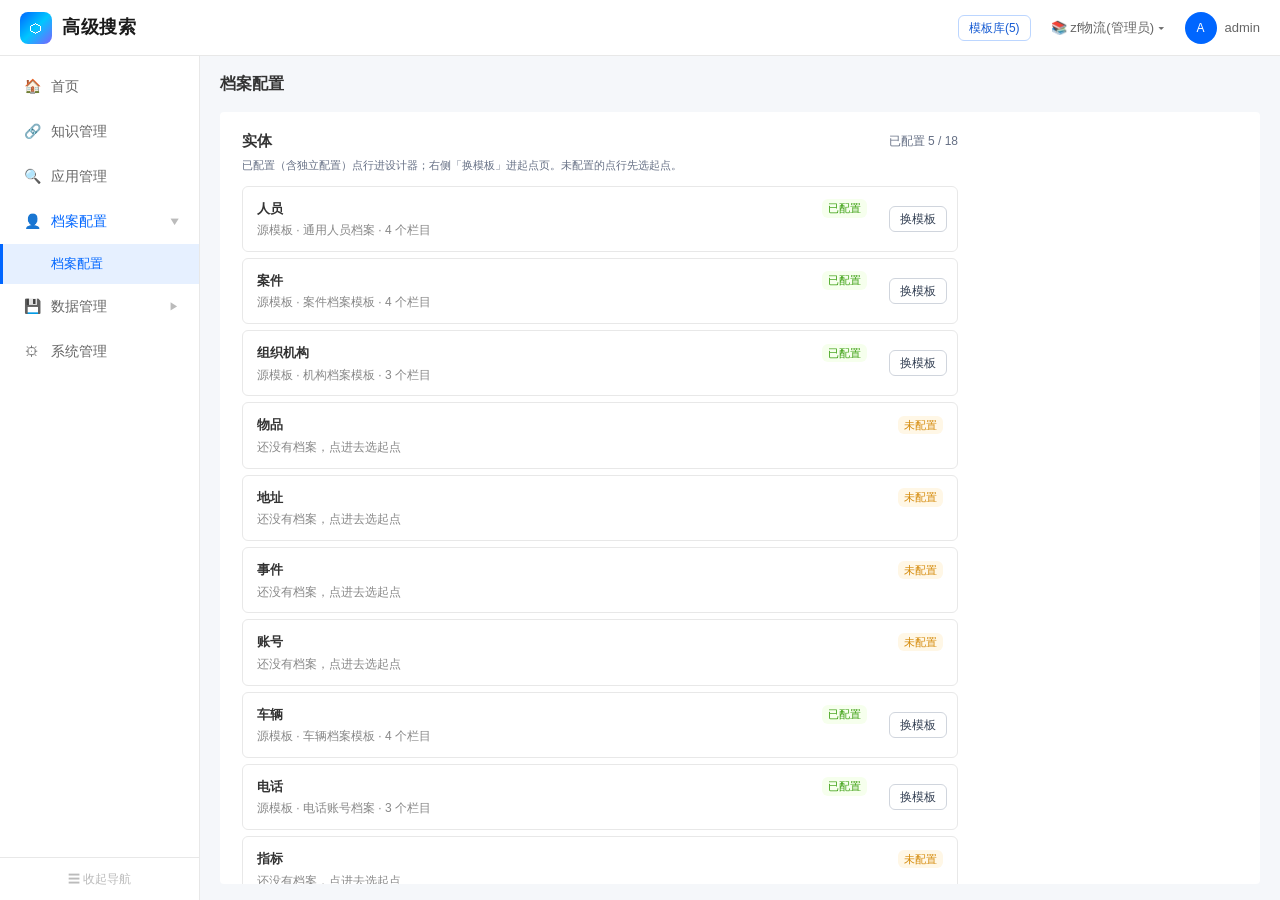
<file: kg/archive-template.html>
<!DOCTYPE html>
<html lang="zh-CN">
<head>
  <meta charset="UTF-8">
  <meta name="viewport" content="width=device-width, initial-scale=1.0">
  <title>档案模板 - 知识图谱平台</title>
  <link rel="stylesheet" href="assets/css/kg.css?v=bind26">
</head>
<body>
  <div id="topHeader"></div>
  <div class="kg-body">
    <div id="sidebar"></div>
    <div class="kg-main">
      <div id="pageHeader"></div>
      <div class="kg-content archive-tpl-page">
        <div class="kg-card" id="pageRoot"></div>
      </div>
    </div>
  </div>
  <script src="assets/js/kg-common.js?v=tpl3"></script>
  <script src="assets/js/kg-archive.js?v=bind16"></script>
  <script>
    // 构建时把 /archive-config-prototype/ 写成 /archive-config-prototype/；本地未替换则按路径推断
    const APP_BASE = "/archive-config-prototype/";
    function siteRoot() {
      if (APP_BASE && !APP_BASE.includes("@@")) {
        return APP_BASE.endsWith("/") ? APP_BASE : `${APP_BASE}/`;
      }
      const path = location.pathname;
      const i = path.indexOf("/kg/");
      if (i >= 0) return `${path.slice(0, i)}/`;
      if (!path.endsWith("/")) return path.replace(/\/[^/]*$/, "/") || "/";
      return path || "/";
    }
    // 仅本机用错端口打开静态文件时，引导到 Vite
    if ((location.hostname === 'localhost' || location.hostname === '127.0.0.1')
      && location.port && location.port !== '5173') {
      location.replace('http://127.0.0.1:5173/kg/' + location.pathname.split('/').pop() + location.search);
      throw new Error('redirect');
    }

    function puckDesignUrl(opts) {
      const root = siteRoot();
      const back = root + 'kg/archive-template.html';
      if (typeof opts === 'string') {
        return root + '?' + new URLSearchParams({ tplId: opts, mode: 'blueprint', back }).toString();
      }
      const query = { back, mode: opts.mode || 'blueprint' };
      if (opts.tplId) query.tplId = opts.tplId;
      if (opts.entity) query.entity = opts.entity;
      return root + '?' + new URLSearchParams(query).toString();
    }

    function blueprintUrl(tplId) {
      return puckDesignUrl({ mode: 'blueprint', tplId });
    }

    function entityDesignUrl(entity) {
      return puckDesignUrl({ mode: 'entity', entity });
    }

    let templates = ArchiveTemplateStore.getAll();
    const opening = new URLSearchParams(location.search);

    // 三种视图：实体总览（默认）/ 起点选择（step=start）/ 模板库（view=tpl）
    function viewKind() {
      if (opening.get('view') === 'tpl') return 'tpl';
      if (opening.get('step') === 'start') return 'start';
      return 'entities';
    }

    function entityParam() {
      const name = opening.get('entity') || '';
      return ArchiveTemplateStore.ENTITY_TYPES.includes(name) ? name : '';
    }

    let selectedEntity = entityParam() || '人员';

    function esc(value) {
      return String(value || '').replace(/[&<>"']/g, ch => ({ '&': '&amp;', '<': '&lt;', '>': '&gt;', '"': '&quot;', "'": '&#39;' }[ch]));
    }

    function isListed(tpl) {
      return !!tpl && tpl.exported !== false;
    }

    function usageCount(tpl) {
      if (typeof tpl.useCount === 'number') return tpl.useCount;
      return ArchiveTemplateStore.entitiesForTemplate(tpl.id).length;
    }

    function columnTone(col) {
      const type = col?.type || '';
      if (type === 'merged' || type === 'aggregate') return '#08979c';
      if (type === 'tile') return '#0e7490';
      if (type === 'track') return '#d48806';
      if (type === 'relation') return '#722ed1';
      if (type === 'stat') return '#389e0d';
      if (type === 'quote') return '#8a6a12';
      if (type === 'title') return '#667085';
      return '#1677ff';
    }

    function templatePreview(tpl) {
      const cols = ArchiveColumnStore.load()[tpl.id] || {};
      const tabs = (tpl.tabs || []).filter(tab => tab.enabled !== false);
      const source = tpl.objectSource || {};
      const fields = (source.basicFields || tpl.basicInfo?.fields || []).slice(0, 4);
      const icons = (tpl.header?.icons || []).slice(0, 4);
      const horizontal = (tpl.pageLayout || (tpl.basicInfo?.position === 'top' ? 'horizontal' : 'vertical')) === 'horizontal';
      const active = Math.max(0, tabs.findIndex(tab => (cols[tab.id] || []).some(col => col.name)));
      const photo = tpl.header?.photo !== false;
      if (!tabs.length) return '<p class="archive-tpl-section-desc">还没有页签。</p>';
      return `
        <div class="tpl-mini" data-mini>
          <div class="tpl-mini-sheet">
            <div class="tpl-mini-person">
              ${photo ? '<span class="tpl-mini-photo" aria-hidden="true"></span>' : ''}
              <div class="tpl-mini-who">
                <strong>${esc(source.nameField || '名称')}</strong>
                <em>${esc(source.idField || '标识')}</em>
                ${icons.length ? `<div class="tpl-mini-icons">${icons.map(icon => `<span>${esc(icon.label || '图标')}</span>`).join('')}</div>` : ''}
              </div>
            </div>
            ${fields.length ? `<div class="tpl-mini-fields">${fields.map(name => `<div><b>${esc(name)}</b><i></i></div>`).join('')}</div>` : ''}
            <div class="tpl-mini-tabs" role="tablist">
              ${tabs.map((tab, index) => `<button type="button" role="tab" data-mini-tab="${index}" class="${index === active ? 'is-on' : ''}" aria-selected="${index === active}">${esc(tab.name)}</button>`).join('')}
            </div>
            <div class="tpl-mini-stage ${horizontal ? 'is-horizontal' : 'is-vertical'}">
              ${tabs.map((tab, index) => {
                const list = (cols[tab.id] || []).filter(col => col.name).slice(0, 4);
                const more = (cols[tab.id] || []).filter(col => col.name).length - list.length;
                const body = tab.type === 'overview'
                  ? '<p class="tpl-mini-note">总览只放主表字段</p>'
                  : (list.length
                    ? list.map(col => `<div class="tpl-mini-col" style="--kind:${columnTone(col)}"><b>${esc(col.name)}</b><i></i><i></i><i class="is-short"></i></div>`).join('') + (more > 0 ? `<p class="tpl-mini-note">还有 ${more} 个栏目</p>` : '')
                    : '<p class="tpl-mini-note">这一页还没有栏目</p>');
                return `<div class="tpl-mini-panel ${index === active ? 'is-on' : ''}" data-mini-panel="${index}">${body}</div>`;
              }).join('')}
            </div>
          </div>
        </div>`;
    }

    function layoutLabel(tpl, short) {
      const layout = tpl.pageLayout || (tpl.basicInfo?.position === 'top' ? 'horizontal' : 'vertical');
      if (layout === 'horizontal') return short ? '栏目左右' : '横向 · 栏目左右排列';
      return short ? '栏目上下' : '纵向 · 栏目上下排列';
    }

    function tplById(id) {
      return templates.find(t => t.id === id);
    }

    function persist() {
      ArchiveTemplateStore.save(templates);
    }

    function renderPage() {
      ArchiveTemplateStore.ENTITY_TYPES.forEach(name => {
        if (ArchiveTemplateStore.getBinding(name)) ArchiveEntityConfigStore.ensure(name);
      });
      templates = ArchiveTemplateStore.getAll();
      const view = viewKind();
      const entity = entityParam();
      if (entity) selectedEntity = entity;
      const title = view === 'tpl' ? '模板库' : '档案配置';
      document.querySelector('.kg-page-header').textContent = title;
      document.title = title + ' - 知识图谱平台';
      const root = document.getElementById('pageRoot');
      if (view === 'tpl') root.innerHTML = renderTemplateLibrary();
      else if (view === 'start' && entity) root.innerHTML = renderStartPage(entity);
      else root.innerHTML = renderEntityOverview();
      mountTopLibraryLink(view);
      bindBoard();
    }

    function entityStatus(name, bindings) {
      const cfg = ArchiveEntityConfigStore.get(name);
      const standalone = ArchiveEntityConfigStore.isStandalone(name);
      const copy = cfg?.tpl;
      // 独立配置不再展示源模板，避免解除绑定后仍显示旧模板名
      const tpl = standalone ? null : tplById(bindings[name] || cfg?.sourceTplId || '');
      const configured = standalone || !!copy;
      return {
        configured,
        standalone,
        changed: configured && !standalone && ArchiveEntityConfigStore.isCustomized(name),
        tpl,
        tplId: tpl?.id || '',
        columns: copy ? columnCountOf(copy.id) : (tpl ? columnCountOf(tpl.id) : 0)
      };
    }

    function columnCountOf(tplId) {
      const cols = ArchiveColumnStore.load()[tplId] || {};
      return Object.keys(cols).reduce((sum, key) => sum + (Array.isArray(cols[key]) ? cols[key].filter(col => col.name).length : 0), 0);
    }

    function startUrl(entity) {
      return `${siteRoot()}kg/archive-template.html?step=start&entity=${encodeURIComponent(entity)}`;
    }

    // 专用模板只排序不隐藏：出自本实体的排最前，其次通用，其余按原顺序。
    function sortForEntity(list, entity) {
      const rank = tpl => (tpl.sourceEntity === entity ? 0 : (tpl.isGeneric ? 1 : 2));
      return list
        .map((tpl, index) => ({ tpl, index }))
        .sort((a, b) => rank(a.tpl) - rank(b.tpl) || a.index - b.index)
        .map(item => item.tpl);
    }

    // P1 实体总览：未配置 → 起点页；已配置（含独立）→ 设计器；换模板为行上次要入口。
    function renderEntityRow(name, bindings) {
      const meta = entityStatus(name, bindings);
      const designHref = entityDesignUrl(name);
      const pickHref = startUrl(name);
      const source = meta.tpl ? `源模板 · ${meta.tpl.name}` : '已有档案';
      const sub = !meta.configured
        ? '还没有档案，点进去选起点'
        : meta.standalone
          ? (meta.columns ? meta.columns + ' 个栏目' : '还没配栏目')
          : `${source} · ${meta.columns ? meta.columns + ' 个栏目' : '还没配栏目'}`;
      const statusEm = `<em class="${meta.standalone ? 'is-solo' : (meta.configured ? 'is-ready' : 'is-wait')}">${meta.standalone ? '独立配置' : (meta.configured ? '已配置' : '未配置')}</em>`;
      const mainInner = `
          <span class="archive-entity-main">
            <strong>${esc(name)}${meta.changed ? '<i class="archive-entity-dot" title="副本改过，与模版可能不一致"></i>' : ''}</strong>
            ${statusEm}
          </span>
          <span class="archive-entity-sub">${esc(sub)}</span>`;
      const rowClass = `archive-entity-row is-board${meta.changed ? ' is-changed' : ''}${meta.standalone ? ' is-solo' : ''}`;
      if (!meta.configured) {
        return `
        <a class="${rowClass}" href="${pickHref}" data-board-entity="${esc(name)}">
          ${mainInner}
        </a>`;
      }
      return `
        <div class="${rowClass} has-side" data-board-entity="${esc(name)}">
          <a class="archive-entity-row-body" href="${designHref}">
            ${mainInner}
          </a>
          <a class="archive-entity-side" href="${pickHref}">换模板</a>
        </div>`;
    }

    function renderEntityOverview() {
      const bindings = ArchiveTemplateStore.getBindings();
      const names = ArchiveTemplateStore.ENTITY_TYPES;
      const done = names.filter(name => entityStatus(name, bindings).configured).length;
      return `
        <div class="archive-overview">
          <div class="archive-board-head">
            <h3>实体</h3>
            <span class="archive-overview-count">已配置 ${done} / ${names.length}</span>
          </div>
          <p class="archive-tpl-section-desc">已配置（含独立配置）点行进设计器；右侧「换模板」进起点页。未配置的点行先选起点。</p>
          <div class="archive-entity-list">
            ${names.map(name => renderEntityRow(name, bindings)).join('')}
          </div>
        </div>`;
    }

    // P2 起点选择：未配置可从零；已有配置用顶部「继续编辑」；下方只列模板供套用。
    function renderStartPage(entity) {
      const meta = entityStatus(entity, ArchiveTemplateStore.getBindings());
      const listed = sortForEntity(templates.filter(isListed), entity);
      const headHint = meta.standalone
        ? '当前是独立配置。上方可继续编辑；下面选模板会覆盖套用。'
        : meta.configured
          ? '已有档案。上方可继续编辑；下面选模板会覆盖套用，也可从零重配。'
          : '选个起点：从零自己配，或直接套用下面某个模板。专用模板（出自本实体）排在最前。';
      // 独立配置时继续编辑只放顶部，不在卡片里再放一遍
      const scratchCard = meta.standalone
        ? ''
        : `
            <article class="archive-start-card is-scratch">
              <div>
                <h4>从零配置</h4>
                <p>${meta.configured
                  ? '丢掉当前绑定，建一份空白档案，界面、栏目、对象来源全自己配。'
                  : '不套模板，直接建一份空白档案，界面、栏目、对象来源全自己配。'}</p>
              </div>
              <button type="button" class="btn btn-primary" data-start-standalone="${esc(entity)}">从零配置</button>
            </article>`;
      return `
        <div class="archive-start">
          <div class="archive-start-head">
            <div>
              <h3>「${esc(entity)}」${meta.standalone ? '独立配置' : (meta.configured ? '已有档案' : '还没有档案')}</h3>
              <p class="archive-tpl-section-desc">${esc(headHint)}</p>
            </div>
            <div class="archive-start-head-actions">
              ${meta.configured ? `<a class="btn btn-primary" href="${entityDesignUrl(entity)}">继续编辑当前档案</a>` : ''}
              <a class="btn" href="archive-template.html">返回实体总览</a>
            </div>
          </div>
          <div class="archive-start-grid">
            ${scratchCard}
            ${listed.map(tpl => renderStartCard(tpl, entity)).join('')
              || (meta.standalone
                ? '<p class="tpl-catalog-empty">模板库还是空的，可先继续编辑当前档案。</p>'
                : '<p class="tpl-catalog-empty">模板库还是空的，可以先从零配置。</p>')}
          </div>
        </div>`;
    }

    function renderStartCard(tpl, entity) {
      const already = ArchiveTemplateStore.getBinding(entity) === tpl.id;
      const tabs = (tpl.tabs || []).filter(tab => tab.enabled !== false);
      const columns = columnCountOf(tpl.id);
      const kind = [
        tpl.sourceEntity ? `出自${tpl.sourceEntity}` : (tpl.isGeneric ? '通用' : '专用'),
        layoutLabel(tpl, true),
        `${tabs.length} 页签`,
        columns ? `${columns} 栏目` : ''
      ].filter(Boolean).join(' · ');
      return `
        <article class="archive-start-card" data-tpl-card="${esc(tpl.id)}">
          <div>
            <h4>${esc(tpl.name)}</h4>
            <p class="tpl-card-meta">${esc(kind)}</p>
          </div>
          <div class="archive-start-mini">${templatePreview(tpl)}</div>
          <button type="button" class="btn ${already ? '' : 'btn-primary'}" data-apply-one="${esc(tpl.id)}">${already ? '重新套用' : '用这个模板'}</button>
        </article>`;
    }

    // P4 模板库：只编辑骨架与分发，套用入口回到实体侧。
    function renderTemplateLibrary() {
      const listed = templates.filter(isListed);
      return `
        <div class="archive-library">
          <div class="tpl-catalog-head">
            <div>
              <h3>模板库</h3>
              <p class="archive-tpl-section-desc">模板的骨架在这里编辑；要让实体用上某个模板，回实体总览点进去选起点。</p>
            </div>
            <div class="archive-library-actions">
              <a class="btn" href="archive-template.html">返回实体总览</a>
              <button type="button" class="btn btn-primary" id="newTplBtn">新建模板</button>
            </div>
          </div>
          <div class="tpl-catalog-list">
            ${listed.length
              ? listed.map(tpl => renderLibraryCard(tpl)).join('')
              : '<div class="tpl-catalog-empty">还没有导出的模板，点右上「新建模板」做一个。</div>'}
          </div>
        </div>`;
    }

    function renderLibraryCard(tpl) {
      const users = ArchiveTemplateStore.entitiesForTemplate(tpl.id);
      return `
        <article class="tpl-card" data-tpl-card="${esc(tpl.id)}">
          <div class="tpl-card-use">
            <label class="tpl-card-name-label">
              <span class="visually-hidden">模板名称</span>
              <input class="tpl-card-name-input" data-tpl-rename="${esc(tpl.id)}" value="${esc(tpl.name)}" maxlength="40" autocomplete="off">
            </label>
            ${archiveDisplayInfo(tpl)}
            <p class="tpl-card-meta">使用中：${esc(users.join('、') || '无')}</p>
            <div class="tpl-card-actions">
              <a class="btn btn-primary" href="${blueprintUrl(tpl.id)}">编辑骨架</a>
              <button type="button" class="btn" data-apply-tpl="${esc(tpl.id)}">分发到实体</button>
            </div>
          </div>
          <div class="tpl-mini-wrap" aria-label="${esc(tpl.name)}的档案样子">
            ${templatePreview(tpl)}
          </div>
        </article>`;
    }

    function archiveDisplayInfo(tpl) {
      const source = tpl.objectSource || {};
      const tabs = (tpl.tabs || []).filter(tab => tab.enabled !== false);
      const cols = ArchiveColumnStore.load()[tpl.id] || {};
      const colCount = tabs.reduce((n, tab) => n + ((cols[tab.id] || []).filter(c => c.name).length), 0);
      const kind = [
        tpl.isGeneric ? '通用' : '专用',
        layoutLabel(tpl, true),
        tpl.sourceEntity ? `出自${tpl.sourceEntity}` : ''
      ].filter(Boolean).join(' · ');
      const rows = [
        ['版式', layoutLabel(tpl, true)],
        ['主表', source.masterTable || '未配置'],
        ['标识', source.idField || '—'],
        ['名称', source.nameField || '—'],
        ['界面', `${tabs.length} 个`],
        ['栏目', colCount ? `${colCount} 个` : '暂无']
      ];
      return `
        <p class="tpl-card-meta">${esc(kind)}</p>
        <dl class="tpl-card-facts">
          ${rows.map(([k, v]) => `<div><dt>${esc(k)}</dt><dd title="${esc(v)}">${esc(v)}</dd></div>`).join('')}
        </dl>`;
    }

    function startStandaloneAndOpen(entity) {
      if (!entity) return;
      ArchiveEntityConfigStore.startStandalone(entity);
      selectedEntity = entity;
      showToast('已为「' + entity + '」建空白档案，未套用模板');
      location.href = entityDesignUrl(entity);
    }

    // 顶栏右上角常驻「模板库(N)」入口；当前就在模板库时标为当前页。
    function mountTopLibraryLink(view) {
      const right = document.querySelector('.kg-top-header .kg-header-right');
      if (!right) return;
      let link = right.querySelector('.kg-top-tpl-link');
      if (!link) {
        link = document.createElement('a');
        link.className = 'kg-top-tpl-link';
        right.prepend(link);
      }
      const count = templates.filter(isListed).length;
      link.href = 'archive-template.html?view=tpl';
      link.textContent = '模板库(' + count + ')';
      link.classList.toggle('is-on', view === 'tpl');
    }

    function bindBoard() {
      document.querySelectorAll('[data-start-standalone]').forEach(btn => {
        btn.addEventListener('click', (event) => {
          event.preventDefault();
          startStandaloneAndOpen(btn.dataset.startStandalone);
        });
      });
      document.getElementById('newTplBtn')?.addEventListener('click', () => {
        const tpl = ArchiveTemplateStore.blankTemplate('');
        tpl.objectSource.entityType = '';
        tpl.exported = true;
        tpl.useCount = 0;
        templates.push(tpl);
        persist();
        ArchiveColumnStore.saveForTemplate(tpl.id, { overview: [] });
        location.href = blueprintUrl(tpl.id);
      });
      document.querySelectorAll('[data-tpl-rename]').forEach(input => {
        const commit = () => {
          const tpl = tplById(input.dataset.tplRename);
          if (!tpl) return;
          const next = (input.value || '').trim() || tpl.name || '未命名模板';
          input.value = next;
          if (next === tpl.name) return;
          tpl.name = next;
          persist();
          showToast('模板已改名为「' + next + '」');
          renderPage();
        };
        input.addEventListener('keydown', (event) => {
          if (event.key === 'Enter') {
            event.preventDefault();
            input.blur();
          }
        });
        input.addEventListener('blur', commit);
      });
      document.querySelectorAll('[data-apply-tpl]').forEach(btn => {
        btn.addEventListener('click', () => openApplyPanel(btn.dataset.applyTpl));
      });
      document.querySelectorAll('[data-apply-one]').forEach(btn => {
        btn.addEventListener('click', () => {
          const tpl = tplById(btn.dataset.applyOne);
          if (!tpl || !selectedEntity) return;
          const bound = ArchiveTemplateStore.getBinding(selectedEntity) === tpl.id;
          const hasCopy = !!ArchiveEntityConfigStore.get(selectedEntity)?.tpl;
          if (bound && hasCopy) {
            const ok = window.confirm(`「${selectedEntity}」已在用这份模板。重新应用会用模版覆盖当前档案副本，确定吗？`);
            if (!ok) return;
          }
          applyEntities(tpl, [selectedEntity], { force: true });
          showToast(`已套用「${tpl.name}」的界面与栏目样式到「${selectedEntity}」，请再配对象来源与表接入`);
          location.href = entityDesignUrl(selectedEntity);
        });
      });
      document.querySelectorAll('[data-mini]').forEach(mini => {
        mini.addEventListener('click', (event) => {
          const tab = event.target.closest('[data-mini-tab]');
          if (!tab || !mini.contains(tab)) return;
          const key = tab.dataset.miniTab;
          mini.querySelectorAll('[data-mini-tab]').forEach(btn => {
            const on = btn.dataset.miniTab === key;
            btn.classList.toggle('is-on', on);
            btn.setAttribute('aria-selected', on ? 'true' : 'false');
          });
          mini.querySelectorAll('[data-mini-panel]').forEach(panel => {
            panel.classList.toggle('is-on', panel.dataset.miniPanel === key);
          });
        });
      });

      function applyEntities(tpl, names, opts = {}) {
        const added = [];
        names.forEach(entity => {
          const oldId = ArchiveTemplateStore.getBinding(entity);
          const old = tplById(oldId);
          const hadCopy = !!ArchiveEntityConfigStore.get(entity)?.tpl;
          if (!opts.force && oldId === tpl.id && hadCopy) return;
          ArchiveTemplateStore.applyBlueprintToEntity(entity, tpl.id);
          if (old && old.exported === false && old.id !== tpl.id && !ArchiveTemplateStore.entitiesForTemplate(old.id).length) {
            templates = templates.filter(item => item.id !== old.id);
            const cols = ArchiveColumnStore.load();
            delete cols[old.id];
            ArchiveColumnStore.save(cols);
          }
          added.push(entity);
        });
        templates = ArchiveTemplateStore.getAll();
        return added;
      }

      function openApplyPanel(tplId) {
        const tpl = tplById(tplId);
        if (!tpl) return;
        const users = ArchiveTemplateStore.entitiesForTemplate(tpl.id);
        const unused = ArchiveTemplateStore.ENTITY_TYPES.filter(name => !users.includes(name));
        if (!unused.length) {
          showToast('全部实体都已应用这份模版');
          return;
        }
        const mask = document.createElement('div');
        mask.className = 'tpl-name-mask';
        mask.innerHTML = `
          <div class="tpl-name-panel" role="dialog" aria-modal="true" aria-labelledby="applyTplTitle">
            <h3 id="applyTplTitle">分发到实体</h3>
            <p>会把「${esc(tpl.name)}」的界面与栏目样式复制给实体；表接入与对象来源需实体侧再配。之后改模版不会自动改这些实体。</p>
            <div class="archive-entity-batch">${unused.map(name => `
              <label class="archive-entity-check"><input type="checkbox" data-apply-pick="${esc(name)}" checked> ${esc(name)}</label>
            `).join('')}</div>
            <div class="tpl-name-actions">
              <button type="button" class="btn" id="applyTplCancel">取消</button>
              <button type="button" class="btn btn-primary" id="applyTplOk">分发并打开第一个</button>
            </div>
          </div>`;
        document.body.appendChild(mask);
        const close = () => mask.remove();
        mask.querySelector('#applyTplCancel').addEventListener('click', close);
        mask.querySelector('#applyTplOk').addEventListener('click', () => {
          const names = [...mask.querySelectorAll('[data-apply-pick]:checked')].map(el => el.dataset.applyPick);
          if (!names.length) { showToast('请先勾选实体'); return; }
          const added = applyEntities(tpl, names);
          close();
          showToast('已为「' + added.join('、') + '」套用界面与样式，请再配数据接入');
          location.href = entityDesignUrl(added[0]);
        });
        mask.addEventListener('keydown', (event) => {
          if (event.key === 'Escape') { event.preventDefault(); close(); }
        });
      }
    }

    if (opening.get('view') === 'entity') {
      const entity = opening.get('entity');
      if (entity) {
        location.replace(entityDesignUrl(entity));
      } else if (opening.get('tpl')) {
        location.replace(blueprintUrl(opening.get('tpl')));
      } else {
        location.replace(siteRoot() + 'kg/archive-template.html');
      }
      throw new Error('redirect');
    }
    initKgLayout('archive-tpl', '档案模板');
    renderPage();
  </script>
</body>
</html>
</file>
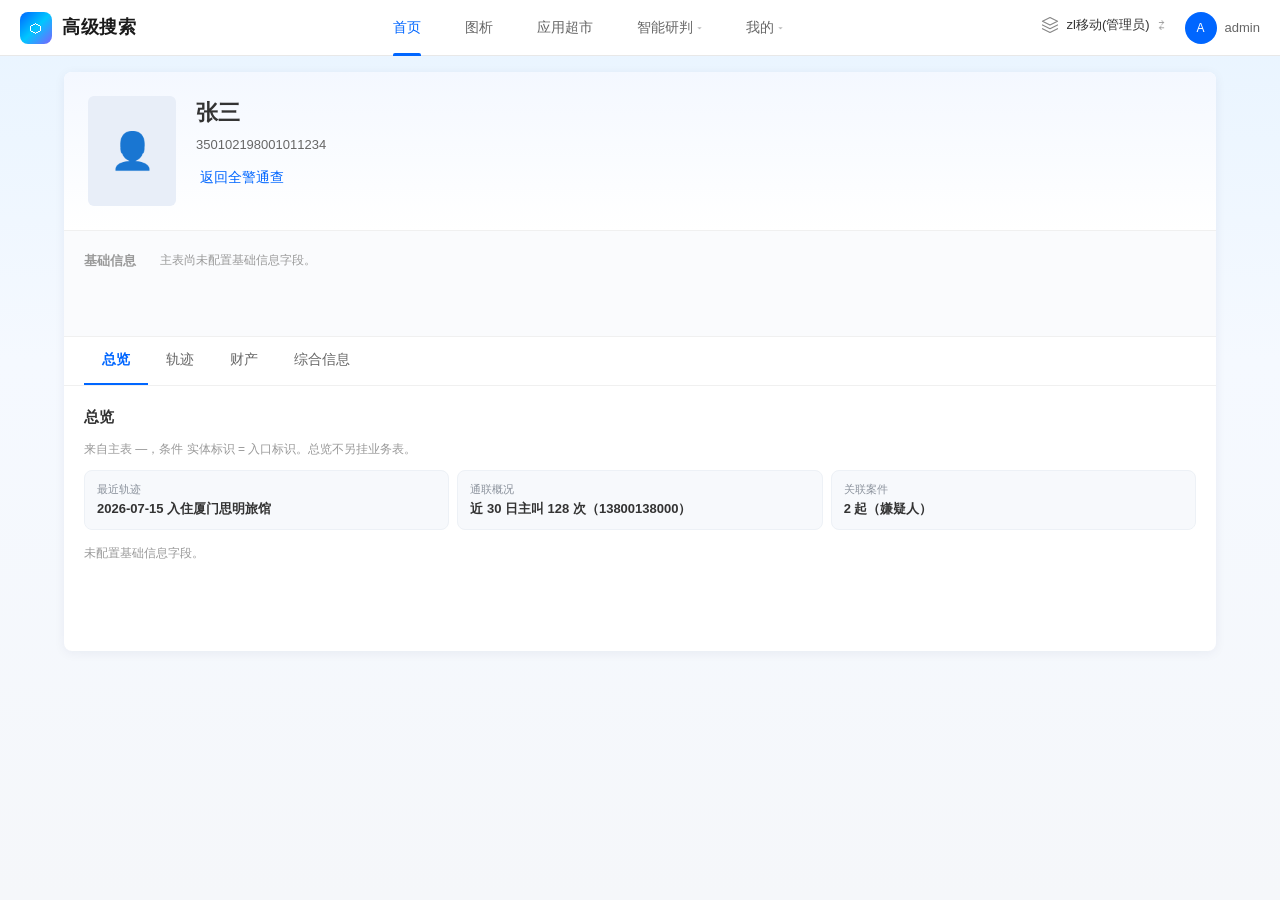
<file: kg/portal/archive.html>
<!DOCTYPE html>
<html lang="zh-CN">
<head>
  <meta charset="UTF-8">
  <meta name="viewport" content="width=device-width, initial-scale=1.0">
  <title>档案</title>
  <link rel="stylesheet" href="../assets/css/kg.css?v=bind4">
  <link rel="stylesheet" href="../assets/css/kg-portal.css">
</head>
<body class="portal-body">
  <div id="portalHeader"></div>
  <div class="archive-page" id="archiveRoot"></div>

  <div class="modal-overlay" id="rawModal">
    <div class="modal modal-lg">
      <div class="modal-header">
        <span class="modal-title" id="rawModalTitle">原始数据</span>
        <button class="modal-close" data-close="rawModal">&times;</button>
      </div>
      <div class="modal-body" id="rawModalBody"></div>
      <div class="modal-footer">
        <button class="btn btn-primary" data-close="rawModal">关闭</button>
      </div>
    </div>
  </div>

  <script src="../assets/js/kg-common.js"></script>
  <script src="../assets/js/kg-portal.js"></script>
  <script src="../assets/js/kg-archive.js?v=view6"></script>
  <script>
    document.getElementById('portalHeader').innerHTML = renderPortalHeader('home');
    bindPortalHeaderNav();

    const params = new URLSearchParams(location.search);
    const entity = params.get('entity') || '人员';
    const requested = params.get('tplId');
    // 实体入口用副本 ent_*；显式 tplId 才读蓝图列表。禁止再 getById 回落错模板。
    const tpl = ArchiveTemplateStore.normalizeTemplate(
      requested
        ? ArchiveTemplateStore.getById(requested)
        : ArchiveTemplateStore.getForEntity(entity)
    );
    document.title = `${entity}档案`;
    const person = ArchiveDemoData.getPerson(params.get('name'), params.get('id'), params.get('phone'));

    if (!tpl) {
      document.getElementById('archiveRoot').innerHTML = `
        <div class="archive-card" style="padding:48px 32px">
          <h1 style="margin:0 0 8px;font-size:20px">${entity}档案</h1>
          <p class="archive-hint">该实体还没有档案副本。请到「档案模板」看板应用模板或从零配置，并在设计器里配好对象来源。</p>
          <p><a class="btn-link" href="../archive-template.html?entity=${encodeURIComponent(entity)}">去配置</a></p>
        </div>`;
    } else {
    const columnsByTab = ArchiveColumnStore.getForTemplate(tpl.id);
    const source = ArchiveLoad.sourceOf(tpl);
    const tabs = (tpl.tabs || []).filter(t => t.enabled);
    let activeTab = params.get('tab') || tabs[0]?.id;

    function renderBasic() {
      const fields = source.basicFields || [];
      return `
        <aside class="archive-basic">
          <h3>基础信息</h3>
          ${fields.length
            ? fields.map(f => `<div class="archive-kv"><span>${f}</span><span>${ArchiveLoad.personValue(person, f)}</span></div>`).join('')
            : '<p class="archive-hint">主表尚未配置基础信息字段。</p>'}
        </aside>`;
    }

    function renderTabPanel() {
      const tab = tabs.find(t => t.id === activeTab);
      if (!tab) return '';
      if (tab.type === 'overview') {
        return `
          <div class="archive-tab-panel">
            <div class="archive-section-title">总览</div>
            <p class="archive-hint">来自主表 ${source.masterTable || '—'}，条件 ${source.idField || '实体标识'} = 入口标识。总览不另挂业务表。</p>
            ${ArchivePresent.renderOverview(person, source)}
          </div>`;
      }
      const cols = (columnsByTab[tab.id] || []).filter((c) => {
        if (!c) return false;
        if (tab.type === 'merged') return c.type === 'merged' || c.style === 'aggregate';
        return c.type !== 'merged';
      });
      if (!cols.length) {
        return `<div class="archive-tab-panel"><p class="archive-hint">该界面还没有栏目。请到设计器「配置档案」添加。</p></div>`;
      }
      return `<div class="archive-tab-panel is-${getPageLayout()}">${cols.map(col => {
        const rows = ArchiveDemoData.rowsForColumn(col, person);
        return `
          <div class="arch-col-block" data-col-block="${col.id}">
            <div class="archive-section-title">
              ${col.name}
              <span class="meta">${col.type === 'merged'
                ? '合表 · ' + ArchiveLoad.normalizeSources(col).map(s => s.tableName + '.' + (s.joinField || '未对齐')).join('、')
                : (col.tableName && col.joinField ? col.tableName + '.' + col.joinField + ' = ' + (source.masterTable || '主表') + '.' + (source.idField || '标识') : '未配齐来源')}</span>
            </div>
            ${col.type === 'merged' ? '<p class="archive-hint">合表仍按多张表对齐加载；这里用类型图标呈现摘要，点「详情」看原始行。</p>' : ''}
            ${ArchivePresent.render(rows, col)}
          </div>`;
      }).join('')}</div>`;
    }

    function getPageLayout() {
      return tpl.pageLayout || (tpl.basicInfo?.position === 'top' ? 'horizontal' : 'vertical');
    }

    function renderHeadIcons() {
      const icons = Array.isArray(tpl.header?.icons) ? tpl.header.icons : [];
      if (!icons.length) return '';
      return `<div class="archive-head-icons">${icons.map((item, index) =>
        `<button type="button" class="archive-head-icon" data-head-icon="${index}">${ArchivePresent.glyph(item.icon)}<span>${item.label || '图标'}</span></button>`
      ).join('')}</div>`;
    }

    function renderArchive() {
      document.getElementById('archiveRoot').innerHTML = `
        <div class="archive-card">
          <div class="archive-header">
            ${tpl.header.photo ? '<div class="archive-photo">👤</div>' : ''}
            <div class="archive-identity">
              <h1>${source.nameField ? ArchiveLoad.personValue(person, source.nameField) : person.name}</h1>
              <div class="idno">${source.idField ? ArchiveLoad.personValue(person, source.idField) : person.idNo}</div>
              ${renderHeadIcons()}
              ${source.tagField ? `<div class="archive-tags">${ArchiveLoad.personValue(person, source.tagField).split('、').filter(Boolean).map(t => `<span class="archive-tag">${t}</span>`).join('')}</div>` : ''}
              <div style="margin-top:12px"><a class="btn-link" href="super-search.html?appId=app_super_search&q=${encodeURIComponent(person.idNo)}">返回全警通查</a></div>
            </div>
          </div>
          <div class="archive-body top">
            ${renderBasic()}
            <div class="archive-main">
              <div class="archive-tabs">
                ${tabs.map(t => `<button type="button" class="archive-tab ${t.id === activeTab ? 'active' : ''}" data-tab="${t.id}">${ArchivePresent.glyph(t.icon)}<span>${t.name}</span></button>`).join('')}
              </div>
              ${renderTabPanel()}
            </div>
          </div>
        </div>`;

      document.querySelectorAll('[data-head-icon]').forEach(btn => {
        btn.addEventListener('click', () => {
          const item = (tpl.header?.icons || [])[Number(btn.dataset.headIcon)] || {};
          const raw = item.tableName ? ArchiveDemoData.mockRaw(item.tableName, person, 0) : {};
          const fields = item.fields || [];
          document.getElementById('rawModalTitle').textContent = item.label || '图标';
          document.getElementById('rawModalBody').innerHTML = item.tableName && fields.length
            ? `<p class="archive-hint">${item.tableName}.${item.joinField || '未对齐'} = ${(source.masterTable || '主表')}.${source.idField || '标识'}</p>${fields.map(name => `<div class="archive-kv"><span>${name}</span><span>${raw[name] ?? '—'}</span></div>`).join('')}`
            : '<p class="archive-hint">这个图标还没有绑定数据表和字段。</p>';
          document.getElementById('rawModal').classList.add('show');
        });
      });
      document.querySelectorAll('[data-tab]').forEach(btn => {
        btn.addEventListener('click', () => { activeTab = btn.dataset.tab; renderArchive(); });
      });
      document.querySelectorAll('[data-raw-col]').forEach(el => {
        el.addEventListener('click', () => {
          const col = (columnsByTab[activeTab] || []).find(c => c.id === el.dataset.rawCol);
          const row = ArchiveDemoData.rowsForColumn(col, person)[+el.dataset.rawIdx];
          if (!row?.raw) { portalToast('暂无原始数据'); return; }
          document.getElementById('rawModalTitle').textContent = `原始数据 · ${row.来源表 || col?.name || '来源表'}`;
          document.getElementById('rawModalBody').innerHTML = `
            <p class="archive-hint">以下为合表记录对应的来源单表字段，非合表摘要。</p>
            <dl class="archive-raw-grid">
              ${Object.entries(row.raw).map(([k, v]) => `<dt>${k}</dt><dd>${v}</dd>`).join('')}
            </dl>`;
          document.getElementById('rawModal').classList.add('show');
        });
      });
      document.querySelectorAll('[data-source-col]').forEach(el => {
        el.addEventListener('click', () => {
          const col = (columnsByTab[activeTab] || []).find(c => c.id === el.dataset.sourceCol);
          const idx = Number(el.dataset.sourceIdx) || 0;
          const names = ArchivePresent.sourceNames(col);
          const groups = names.map(table => {
            const raw = ArchiveDemoData.mockRaw(table, person, idx);
            const used = (col.fieldMap || []).filter(item => (item.sourceTable || col.tableName) === table && item.display !== false).map(item => item.alias || item.name);
            const joinField = col.joinField || source.idField || '标识';
            return `
              <h4 style="margin:14px 0 4px;font-size:14px"><button type="button" class="btn-link" data-jump-table="${table}" data-jump-idx="${idx}" data-jump-field="${joinField}">${table} · 跳转</button></h4>
              <p class="archive-hint">${table}.${joinField} = ${(source.masterTable || '主表')}.${source.idField || '标识'}${used.length ? ' · 本栏使用 ' + used.join('、') : ''}</p>
              <dl class="archive-raw-grid">
                ${Object.entries(raw).map(([k, v]) => `<dt>${k}</dt><dd>${v ?? '—'}</dd>`).join('')}
              </dl>`;
          }).join('');
          document.getElementById('rawModalTitle').textContent = '来源数据';
          document.getElementById('rawModalBody').innerHTML = groups || '<p class="archive-hint">还没有配置来源数据表。</p>';
          document.getElementById('rawModalBody').querySelectorAll('[data-jump-table]').forEach(btn => {
            btn.addEventListener('click', () => {
              const table = btn.dataset.jumpTable;
              const rowIndex = Number(btn.dataset.jumpIdx) || 0;
              const joinField = btn.dataset.jumpField || source.idField || '标识';
              const raw = ArchiveDemoData.mockRaw(table, person, rowIndex);
              const payload = {
                tableName: table,
                joinField,
                joinValue: raw[joinField] ?? '',
                masterTable: source.masterTable || '主表',
                idField: source.idField || '标识',
                rowIndex,
              };
              if (typeof window.__abJumpSourceTable === 'function') window.__abJumpSourceTable(payload);
              document.getElementById('rawModal').classList.remove('show');
              portalToast(`已发起跳转：${table}。数据表页面由接口打开。`);
            });
          });
          document.getElementById('rawModal').classList.add('show');
        });
      });
    }

    renderArchive();
    }
  </script>
</body>
</html>
</file>
<file: kg/assets/css/kg.css>
/* 知识图谱平台 */
*, *::before, *::after { box-sizing: border-box; margin: 0; padding: 0; }

:root {
  --primary: #0066ff;
  --primary-light: #e6f0ff;
  --primary-hover: #3385ff;
  --danger: #ff4d4f;
  --text: #333;
  --text-secondary: #999;
  --border: #e8e8e8;
  --bg: #f5f7fa;
  --white: #fff;
  --sidebar-w: 200px;
  --header-h: 56px;
  --radius: 4px;
}

body {
  font-family: -apple-system, BlinkMacSystemFont, 'PingFang SC', 'Microsoft YaHei', sans-serif;
  font-size: 14px;
  color: var(--text);
  background: var(--bg);
  line-height: 1.5;
}

a { color: var(--primary); text-decoration: none; cursor: pointer; }

/* Layout */
.kg-top-header {
  height: var(--header-h);
  background: var(--white);
  border-bottom: 1px solid var(--border);
  display: flex;
  align-items: center;
  justify-content: space-between;
  padding: 0 20px;
  position: fixed;
  top: 0; left: 0; right: 0;
  z-index: 200;
}

.kg-logo {
  display: flex;
  align-items: center;
  gap: 10px;
  flex-shrink: 0;
}

.kg-logo-icon {
  width: 32px; height: 32px;
  background: linear-gradient(135deg, #0066ff 0%, #00c6ff 50%, #7b61ff 100%);
  border-radius: 8px;
  display: flex;
  align-items: center;
  justify-content: center;
  font-size: 16px;
  color: #fff;
}

.kg-logo-text {
  font-size: 18px;
  font-weight: 700;
  color: #1a1a1a;
  letter-spacing: 0.5px;
}

.kg-body {
  display: flex;
  padding-top: var(--header-h);
  min-height: 100vh;
}

.kg-sidebar {
  width: var(--sidebar-w);
  background: var(--white);
  border-right: 1px solid var(--border);
  position: fixed;
  top: var(--header-h);
  left: 0;
  bottom: 0;
  display: flex;
  flex-direction: column;
  z-index: 100;
  overflow-y: auto;
}

.kg-menu { padding: 8px 0; flex: 1; }

.kg-menu-item {
  display: flex;
  align-items: center;
  gap: 10px;
  padding: 12px 20px;
  color: #666;
  cursor: pointer;
  transition: all 0.2s;
  border-left: 3px solid transparent;
  font-size: 14px;
  text-decoration: none;
}

.kg-menu-item:hover { color: var(--primary); background: #fafafa; }

.kg-menu-item.active {
  color: var(--primary);
  background: var(--primary-light);
  border-left-color: var(--primary);
  font-weight: 500;
}

.kg-menu-icon { width: 18px; text-align: center; flex-shrink: 0; }

.kg-menu-group-title {
  display: flex;
  align-items: center;
  gap: 10px;
  padding: 12px 20px;
  color: #666;
  cursor: pointer;
  border-left: 3px solid transparent;
  user-select: none;
}

.kg-menu-group-title:hover { color: var(--primary); }
.kg-menu-group-title.expanded { color: var(--primary); }

.kg-menu-arrow {
  margin-left: auto;
  font-size: 10px;
  transition: transform 0.2s;
  color: #bbb;
}

.kg-menu-group-title.expanded .kg-menu-arrow { transform: rotate(90deg); }

.kg-submenu { display: none; padding-left: 0; }
.kg-submenu.show { display: block; }

.kg-submenu-item {
  display: block;
  padding: 10px 20px 10px 48px;
  color: #666;
  font-size: 13px;
  cursor: pointer;
  border-left: 3px solid transparent;
  transition: all 0.2s;
  text-decoration: none;
}

.kg-submenu-item:hover { color: var(--primary); background: #fafafa; }

.kg-submenu-item.active {
  color: var(--primary);
  background: var(--primary-light);
  border-left-color: var(--primary);
  font-weight: 500;
}

.kg-sidebar-collapse {
  padding: 12px;
  border-top: 1px solid var(--border);
  text-align: center;
  color: #bbb;
  cursor: pointer;
  font-size: 12px;
}

.kg-sidebar-collapse:hover { color: var(--primary); }

.kg-main {
  margin-left: var(--sidebar-w);
  flex: 1;
  min-width: 0;
  display: flex;
  flex-direction: column;
}

.kg-page-header {
  padding: 16px 20px 0;
  font-size: 16px;
  font-weight: 600;
  color: var(--text);
}

.kg-header-right {
  display: flex;
  align-items: center;
  gap: 20px;
  font-size: 13px;
  color: #666;
}

.kg-user-avatar {
  width: 32px; height: 32px;
  background: var(--primary);
  border-radius: 50%;
  display: flex;
  align-items: center;
  justify-content: center;
  color: #fff;
  font-size: 12px;
}

.kg-content { padding: 16px 20px; flex: 1; }

.kg-card {
  background: var(--white);
  border-radius: var(--radius);
  min-height: calc(100vh - var(--header-h) - 32px);
}

/* Tabs */
.kg-tabs {
  display: flex;
  border-bottom: 1px solid var(--border);
  padding: 0 24px;
}

.kg-tab {
  padding: 14px 20px;
  cursor: pointer;
  color: #666;
  position: relative;
  font-size: 14px;
}

.kg-tab.active { color: var(--primary); font-weight: 500; }
.kg-tab.active::after {
  content: '';
  position: absolute;
  bottom: 0; left: 20px; right: 20px;
  height: 2px;
  background: var(--primary);
}

/* Toolbar */
.kg-toolbar {
  display: flex;
  justify-content: space-between;
  align-items: center;
  padding: 16px 24px;
  gap: 16px;
  flex-wrap: wrap;
}

.kg-search-lg {
  flex: 1;
  max-width: 480px;
  display: flex;
  align-items: center;
  border: 1px solid var(--border);
  border-radius: var(--radius);
  padding: 0 12px;
  background: #fafafa;
}

.kg-search-lg input {
  flex: 1;
  border: none;
  background: transparent;
  padding: 8px 8px;
  outline: none;
  font-size: 14px;
}

.kg-toolbar-actions { display: flex; gap: 8px; }

/* Buttons */
.btn {
  display: inline-flex;
  align-items: center;
  justify-content: center;
  padding: 6px 16px;
  border-radius: var(--radius);
  border: 1px solid var(--border);
  background: var(--white);
  color: var(--text);
  font-size: 14px;
  cursor: pointer;
  transition: all 0.2s;
}

.btn:hover { border-color: var(--primary); color: var(--primary); }
.btn-primary { background: var(--primary); border-color: var(--primary); color: #fff; }
.btn-primary:hover { background: var(--primary-hover); border-color: var(--primary-hover); color: #fff; }
.btn-link { border: none; background: none; color: var(--primary); padding: 0 4px; }
.btn-link.danger { color: var(--danger); }
.btn-sm { padding: 4px 10px; font-size: 12px; }
.btn:disabled { opacity: 0.45; cursor: not-allowed; }
.btn-danger { border-color: var(--danger); color: var(--danger); }
.btn-danger:hover { background: #fff1f0; }

/* 搜索应用管理 */
.app-status {
  display: inline-flex;
  align-items: center;
  gap: 6px;
  font-size: 12px;
}
.app-status-dot {
  width: 6px;
  height: 6px;
  border-radius: 50%;
  background: #52c41a;
}
.app-status-dot.off { background: #d9d9d9; }
.tag {
  display: inline-block;
  padding: 2px 8px;
  border-radius: 2px;
  font-size: 12px;
}
.tag-blue { background: #e6f0ff; color: var(--primary); }
.tag-green { background: #f6ffed; color: #52c41a; }
.tag-orange { background: #fff7e6; color: #fa8c16; }
.tag-gray { background: #f5f5f5; color: #999; }

.form-page {
  max-width: 720px;
  padding: 24px;
}
.form-section {
  margin-bottom: 24px;
}
.form-section-title {
  font-size: 15px;
  font-weight: 600;
  margin-bottom: 16px;
  padding-bottom: 8px;
  border-bottom: 1px solid var(--border);
}
.form-row {
  display: flex;
  margin-bottom: 16px;
  align-items: flex-start;
}
.form-label {
  width: 120px;
  flex-shrink: 0;
  padding-top: 8px;
  color: #666;
  font-size: 13px;
}
.form-label .req { color: var(--danger); margin-right: 4px; }
.form-control { flex: 1; }
.form-input, .form-select, .form-textarea {
  width: 100%;
  border: 1px solid var(--border);
  border-radius: var(--radius);
  padding: 8px 12px;
  font-size: 14px;
  outline: none;
}
.form-textarea { min-height: 80px; resize: vertical; }
.form-hint { font-size: 12px; color: var(--text-secondary); margin-top: 6px; }
.form-actions {
  display: flex;
  gap: 12px;
  padding-top: 8px;
  border-top: 1px solid var(--border);
  margin-top: 8px;
}

.add-type-cards {
  display: grid;
  grid-template-columns: repeat(2, 1fr);
  gap: 20px;
  padding: 32px 24px;
  max-width: 720px;
}
.add-type-card {
  border: 1px solid var(--border);
  border-radius: 8px;
  padding: 28px 24px;
  text-align: center;
  cursor: pointer;
  transition: all 0.2s;
  text-decoration: none;
  color: inherit;
  display: block;
}
.add-type-card:hover {
  border-color: var(--primary);
  box-shadow: 0 4px 12px rgba(0,102,255,0.12);
}
.add-type-card .icon { font-size: 40px; margin-bottom: 12px; }
.add-type-card h3 { font-size: 16px; margin-bottom: 8px; }
.add-type-card p { font-size: 13px; color: var(--text-secondary); line-height: 1.6; }

.kg-breadcrumb {
  padding: 12px 24px;
  font-size: 13px;
  color: var(--text-secondary);
  border-bottom: 1px solid var(--border);
}
.kg-breadcrumb a { color: var(--primary); }

.switch {
  display: inline-block;
  width: 36px;
  height: 20px;
  background: #d9d9d9;
  border-radius: 10px;
  position: relative;
  cursor: pointer;
  vertical-align: middle;
  transition: background 0.2s;
}
.switch.on { background: var(--primary); }
.switch::after {
  content: '';
  position: absolute;
  width: 16px;
  height: 16px;
  background: #fff;
  border-radius: 50%;
  top: 2px;
  left: 2px;
  transition: left 0.2s;
}
.switch.on::after { left: 18px; }

.actions { white-space: nowrap; }
.actions .btn-link { margin-right: 8px; }

.pagination {
  display: flex;
  align-items: center;
  gap: 8px;
  padding: 16px 24px;
  font-size: 13px;
  color: var(--text-secondary);
}
.page-btn {
  padding: 4px 10px;
  border: 1px solid var(--border);
  border-radius: var(--radius);
  cursor: pointer;
}
.page-btn.active { background: var(--primary); color: #fff; border-color: var(--primary); }

/* Table */
.data-table { width: 100%; border-collapse: collapse; }
.data-table th, .data-table td {
  padding: 12px 16px;
  text-align: left;
  border-bottom: 1px solid #f0f0f0;
  font-size: 13px;
}
.data-table th { background: #fafafa; color: #666; font-weight: 500; }
.filter-icon { color: #bbb; margin-left: 4px; font-size: 12px; }

/* Empty */
.kg-empty {
  text-align: center;
  padding: 80px 24px;
  color: var(--text-secondary);
}
.kg-empty-icon { font-size: 64px; margin-bottom: 16px; opacity: 0.5; }

/* ===== 数据编目 ===== */
.catalog-top-search {
  display: flex;
  justify-content: center;
  padding: 20px 24px;
  border-bottom: 1px solid var(--border);
}

.catalog-search-box {
  display: flex;
  width: 560px;
  max-width: 100%;
  border: 1px solid var(--border);
  border-radius: 20px;
  overflow: hidden;
  background: #fafafa;
}

.catalog-search-box input {
  flex: 1;
  border: none;
  background: transparent;
  padding: 10px 16px;
  outline: none;
  font-size: 14px;
}

.catalog-search-box .btn-primary {
  border-radius: 0 20px 20px 0;
  padding: 10px 24px;
}

.catalog-body { display: flex; min-height: 520px; }

.catalog-tree-panel {
  width: 260px;
  border-right: 1px solid var(--border);
  display: flex;
  flex-direction: column;
  flex-shrink: 0;
}

.catalog-tree-header {
  padding: 12px 16px;
  display: flex;
  justify-content: space-between;
  align-items: center;
  font-weight: 500;
  border-bottom: 1px solid #f0f0f0;
}

.catalog-tree-search {
  padding: 8px 12px;
  border-bottom: 1px solid #f0f0f0;
}

.catalog-tree-search input {
  width: 100%;
  padding: 6px 10px;
  border: 1px solid var(--border);
  border-radius: var(--radius);
  font-size: 13px;
  outline: none;
}

.catalog-tree { flex: 1; overflow-y: auto; padding: 8px 0; }

.tree-node {
  display: flex;
  align-items: center;
  gap: 6px;
  padding: 8px 12px 8px 16px;
  cursor: pointer;
  font-size: 13px;
  color: #555;
  position: relative;
}

.tree-node:hover { background: #fafafa; }
.tree-node.active { background: var(--primary-light); color: var(--primary); }

.tree-node.indent-1 { padding-left: 32px; }
.tree-node.indent-2 { padding-left: 48px; }
.tree-node.indent-3 { padding-left: 64px; }

.folder-icon { flex-shrink: 0; font-size: 14px; }
.tree-label { flex: 1; min-width: 0; overflow: hidden; text-overflow: ellipsis; white-space: nowrap; }

.tree-node .tree-more {
  margin-left: auto;
  opacity: 0;
  padding: 2px 6px;
  color: #999;
  font-weight: bold;
  border-radius: 2px;
}

.tree-node:hover .tree-more, .tree-node.menu-open .tree-more { opacity: 1; }
.tree-node.menu-open .tree-more { background: #e8e8e8; }

.tree-context-menu {
  position: absolute;
  right: 8px;
  top: 100%;
  background: var(--white);
  border: 1px solid var(--border);
  border-radius: var(--radius);
  box-shadow: 0 4px 12px rgba(0,0,0,0.12);
  z-index: 200;
  min-width: 140px;
  padding: 4px 0;
}

.tree-context-menu a {
  display: block;
  padding: 8px 16px;
  color: var(--text);
  font-size: 13px;
}

.tree-context-menu a:hover { background: #f5f5f5; color: var(--primary); }

.catalog-main { flex: 1; min-width: 0; display: flex; flex-direction: column; }

.catalog-toolbar {
  display: flex;
  justify-content: space-between;
  align-items: center;
  padding: 12px 16px;
  border-bottom: 1px solid #f0f0f0;
}

.catalog-table-wrap { flex: 1; overflow: auto; padding: 0 16px 16px; }

.row-check { width: 16px; }

.table-name-cell { display: flex; align-items: center; gap: 8px; }
.table-file-icon { color: var(--primary); }

/* Modal */
.modal-overlay {
  position: fixed;
  inset: 0;
  background: rgba(0,0,0,0.45);
  display: none;
  align-items: center;
  justify-content: center;
  z-index: 1000;
}
.modal-overlay.show { display: flex; }

.modal {
  background: var(--white);
  border-radius: var(--radius);
  width: 520px;
  max-width: 92vw;
  max-height: 88vh;
  display: flex;
  flex-direction: column;
  box-shadow: 0 8px 32px rgba(0,0,0,0.15);
}

.modal-lg { width: 640px; }
.source-config-modal { width: 980px; max-width: 94vw; }
.source-config-head-row { display: flex; align-items: flex-start; justify-content: space-between; gap: 16px; }
.source-config-type { display: block; font-size: 13px; color: #333; margin-bottom: 8px; }
.source-config-head-row .form-select { width: 280px; background: #fff; }
.source-add-table { position: relative; }
.source-add-table-pop { position: absolute; right: 0; top: 36px; width: 240px; z-index: 2; background: #fff; box-shadow: 0 8px 24px rgba(0,0,0,.12); border-radius: 6px; padding: 8px; }
.source-table-tabs { display: flex; gap: 18px; margin: 18px 0 0; border-bottom: 1px solid #e6ebf2; }
.source-table-tab { border: none; background: transparent; padding: 8px 2px 10px; font-size: 14px; color: #667085; cursor: pointer; border-bottom: 2px solid transparent; }
.source-table-tab.is-main { color: #d48806; }
.source-table-tab.is-active { color: var(--primary); border-bottom-color: var(--primary); font-weight: 600; }
.source-field-wrap { overflow: auto; max-height: 420px; margin-top: 8px; }
.source-field-table { width: 100%; border-collapse: collapse; font-size: 13px; }
.source-field-table th, .source-field-table td { padding: 10px 8px; text-align: center; border-bottom: 1px solid #f2f4f7; white-space: nowrap; }
.source-field-table th { color: #98a2b3; font-weight: 500; font-size: 12px; position: sticky; top: 0; background: #fff; }
.source-field-table th .req, .source-config-type .req { color: #f04438; margin-right: 2px; }
.source-field-name { max-width: 110px; overflow: hidden; text-overflow: ellipsis; color: #344054; text-align: left !important; }
.source-field-table .src-label, .source-field-table .src-tag-text { width: 120px; height: 32px; text-align: center; background: #fff; }
.source-tag-cell { display: flex; align-items: center; justify-content: center; gap: 8px; }
.source-field-table input[type="radio"], .source-field-table input[type="checkbox"] { accent-color: var(--primary); width: 16px; height: 16px; }
.open-source-btn { margin-top: 10px; }
.modal-xl { width: 860px; max-height: 90vh; }

.add-table-steps {
  display: flex;
  gap: 0;
  padding: 16px 24px 0;
  border-bottom: 1px solid #f0f0f0;
}
.add-table-step {
  flex: 1;
  text-align: center;
  padding-bottom: 12px;
  font-size: 13px;
  color: #999;
  position: relative;
  cursor: default;
}
.add-table-step.active { color: var(--primary); font-weight: 600; }
.add-table-step.active::after {
  content: '';
  position: absolute;
  bottom: 0;
  left: 20%;
  right: 20%;
  height: 2px;
  background: var(--primary);
}
.add-table-step.done { color: #333; }

.scope-config-section { margin-bottom: 20px; }
.scope-config-label {
  font-size: 13px;
  color: #666;
  margin-bottom: 10px;
}
.radio-inline-group {
  display: flex;
  flex-wrap: wrap;
  gap: 20px;
  align-items: center;
}
.radio-inline-item {
  display: inline-flex;
  align-items: center;
  gap: 6px;
  font-size: 13px;
  cursor: pointer;
  color: #333;
}

.condition-builder {
  display: flex;
  align-items: center;
  gap: 8px;
  flex-wrap: wrap;
  margin-bottom: 16px;
  padding: 12px;
  background: #fafafa;
  border-radius: var(--radius);
  border: 1px solid #f0f0f0;
}
.condition-builder select,
.condition-builder input {
  padding: 6px 10px;
  border: 1px solid var(--border);
  border-radius: var(--radius);
  font-size: 13px;
  background: #fff;
  min-width: 120px;
}
.condition-builder input { flex: 1; min-width: 140px; }
.condition-add-btn {
  width: 28px;
  height: 28px;
  border: 1px solid var(--border);
  border-radius: var(--radius);
  background: #fff;
  cursor: pointer;
  font-size: 16px;
  color: var(--primary);
  display: flex;
  align-items: center;
  justify-content: center;
}
.condition-add-btn:hover { border-color: var(--primary); background: var(--primary-light); }

.scope-table-list {
  border: 1px solid var(--border);
  border-radius: var(--radius);
  max-height: 320px;
  overflow-y: auto;
}
.scope-table-row {
  display: flex;
  align-items: center;
  padding: 12px 16px;
  border-bottom: 1px solid #f5f5f5;
  font-size: 13px;
  gap: 12px;
}
.scope-table-row:last-child { border-bottom: none; }
.scope-table-row:hover { background: #fafafa; }
.scope-table-name {
  flex: 1;
  display: flex;
  align-items: center;
  gap: 8px;
  min-width: 0;
}
.scope-table-name strong {
  overflow: hidden;
  text-overflow: ellipsis;
  white-space: nowrap;
}
.scope-table-meta {
  display: flex;
  align-items: center;
  gap: 24px;
  flex-shrink: 0;
  color: #666;
}
.scope-table-meta a { font-size: 13px; }

.expression-editor textarea {
  width: 100%;
  min-height: 100px;
  padding: 10px 12px;
  border: 1px solid var(--border);
  border-radius: var(--radius);
  font-family: Consolas, Monaco, monospace;
  font-size: 13px;
  resize: vertical;
  outline: none;
}
.expression-editor textarea:focus { border-color: var(--primary); }
.expression-hint { font-size: 12px; color: #999; margin-top: 6px; }

.field-settings-toolbar {
  display: flex;
  align-items: center;
  justify-content: space-between;
  gap: 16px;
  margin-bottom: 16px;
  flex-wrap: wrap;
}
.field-settings-search {
  display: flex;
  align-items: center;
  border: 1px solid var(--border);
  border-radius: var(--radius);
  padding: 0 10px;
  background: #fafafa;
  flex: 1;
  max-width: 280px;
}
.field-settings-search input {
  flex: 1;
  border: none;
  background: transparent;
  padding: 7px 8px;
  outline: none;
  font-size: 13px;
}
.field-list-panel {
  border: 1px solid var(--border);
  border-radius: var(--radius);
  max-height: 360px;
  overflow-y: auto;
}
.field-list-item {
  display: flex;
  align-items: center;
  gap: 10px;
  padding: 10px 16px;
  border-bottom: 1px solid #f5f5f5;
  font-size: 13px;
}
.field-list-item:hover { background: #fafafa; }
.field-type-icon {
  width: 22px;
  height: 22px;
  border-radius: 3px;
  background: #e6f0ff;
  color: var(--primary);
  font-size: 11px;
  font-weight: 600;
  display: flex;
  align-items: center;
  justify-content: center;
  flex-shrink: 0;
}
.field-type-icon.date { background: #fff7e6; color: #fa8c16; }
.field-type-icon.num { background: #f6ffed; color: #52c41a; }

.scope-tag {
  display: inline-block;
  padding: 2px 8px;
  border-radius: 2px;
  font-size: 12px;
  background: #f5f5f5;
  color: #666;
}
.scope-tag.configured { background: #e6f0ff; color: var(--primary); }

.modal-footer-left { margin-right: auto; font-size: 12px; color: #999; }
.btn-primary-solid {
  background: var(--primary);
  color: #fff;
  border: 1px solid var(--primary);
  padding: 6px 20px;
  border-radius: var(--radius);
  cursor: pointer;
  font-size: 14px;
}
.btn-primary-solid:hover { background: var(--primary-hover); }

.modal-header {
  padding: 16px 24px;
  border-bottom: 1px solid #f0f0f0;
  display: flex;
  justify-content: space-between;
  align-items: center;
}

.modal-title { font-size: 16px; font-weight: 600; }
.modal-close { background: none; border: none; font-size: 20px; cursor: pointer; color: #bbb; }

.modal-body { padding: 20px 24px; overflow-y: auto; flex: 1; }

.modal-footer {
  padding: 12px 24px 16px;
  display: flex;
  justify-content: flex-end;
  gap: 16px;
}

.modal-footer .btn-link { font-size: 14px; padding: 6px 12px; }

.form-input {
  width: 100%;
  padding: 8px 12px;
  border: 1px solid var(--border);
  border-radius: var(--radius);
  font-size: 14px;
  outline: none;
  background: #fafafa;
}

.form-input:focus { border-color: var(--primary); background: #fff; }

/* 添加数据表树 */
.modal-toolbar-row {
  display: flex;
  justify-content: space-between;
  align-items: center;
  margin-bottom: 12px;
  font-size: 13px;
}

.switch-label { display: flex; align-items: center; gap: 8px; color: #666; }

.switch {
  width: 40px; height: 20px;
  background: #ccc;
  border-radius: 10px;
  position: relative;
  cursor: pointer;
  transition: background 0.2s;
}
.switch.on { background: var(--primary); }
.switch::after {
  content: '';
  position: absolute;
  top: 2px; left: 2px;
  width: 16px; height: 16px;
  background: #fff;
  border-radius: 50%;
  transition: left 0.2s;
}
.switch.on::after { left: 22px; }

.tree-select-panel {
  border: 1px solid var(--border);
  border-radius: var(--radius);
  max-height: 360px;
  overflow-y: auto;
  padding: 8px 0;
}

.tree-select-node {
  display: flex;
  align-items: center;
  gap: 8px;
  padding: 6px 12px;
  font-size: 13px;
  cursor: pointer;
}

.tree-select-node:hover { background: #fafafa; }
.tree-select-node.indent-1 { padding-left: 28px; }
.tree-select-node.indent-2 { padding-left: 44px; }
.tree-select-node.indent-3 { padding-left: 60px; }

.tree-select-node input { accent-color: var(--primary); }
.tree-chevron { width: 14px; font-size: 10px; color: #999; flex-shrink: 0; }

.move-target-list { border: 1px solid var(--border); border-radius: var(--radius); max-height: 280px; overflow-y: auto; }

.move-target-item {
  display: flex;
  align-items: center;
  gap: 8px;
  padding: 10px 16px;
  cursor: pointer;
  font-size: 13px;
  border-bottom: 1px solid #f5f5f5;
}

.move-target-item:hover { background: #fafafa; }
.move-target-item.active { background: var(--primary-light); color: var(--primary); }

.move-hint { margin-bottom: 12px; font-size: 14px; }
.move-hint .highlight { color: var(--primary); font-weight: 500; }

.toast-container {
  position: fixed;
  top: 24px;
  right: 24px;
  z-index: 2000;
}

.toast {
  padding: 10px 16px;
  background: var(--white);
  box-shadow: 0 4px 12px rgba(0,0,0,0.12);
  border-radius: var(--radius);
  border-left: 4px solid var(--primary);
  margin-bottom: 8px;
}

.index-wrap { max-width: 720px; margin: 80px auto; padding: 0 24px; }
.index-links { display: flex; flex-direction: column; gap: 12px; }
.index-link {
  display: block; padding: 16px 20px; background: #fff;
  border: 1px solid #e8e8e8; border-radius: 4px; color: #333;
}
.index-link:hover { border-color: #0066ff; color: #0066ff; }
.index-link strong { display: block; margin-bottom: 4px; }
.index-link span { font-size: 13px; color: #999; }

body:has(.archive-tpl-page) { overflow: hidden; }
body:has(.archive-tpl-page) .kg-body {
  height: 100vh;
  min-height: 0;
  overflow: hidden;
  box-sizing: border-box;
}
body:has(.archive-tpl-page) .kg-main { height: 100%; min-height: 0; }
.archive-tpl-page {
  display: flex;
  flex-direction: column;
  flex: 1;
  min-height: 0;
  overflow: hidden;
}
.archive-tpl-page .kg-card {
  flex: 1;
  min-height: 0;
  display: flex;
  flex-direction: column;
  overflow: hidden;
}
.archive-board {
  display: grid;
  grid-template-columns: minmax(280px, 380px) minmax(0, 1fr);
  flex: 1;
  min-height: 0;
  height: 100%;
}
.archive-board--catalog {
  grid-template-columns: minmax(260px, 300px) minmax(0, 1fr);
}
.archive-board--catalog .archive-board-detail {
  padding: 0;
  display: flex;
  flex-direction: column;
  min-height: 0;
}
.archive-board--catalog .tpl-catalog-head {
  padding: 16px 20px 0;
}
.archive-board--catalog .tpl-catalog-list {
  flex: 1;
  min-height: 0;
}
.archive-board-entities {
  border-right: 1px solid var(--border);
  padding: 16px 18px 24px;
  min-height: 0;
  overflow: auto;
  background: #f3f5f8;
}
.archive-entity-row.is-board {
  position: relative;
  display: grid;
  grid-template-columns: minmax(0, 1fr);
  grid-template-rows: auto auto;
  gap: 0;
  padding: 0;
  overflow: hidden;
  border: 1px solid var(--border);
  border-radius: 6px;
  background: #fff;
  transition: border-color 0.2s ease-out, background 0.2s ease-out, box-shadow 0.2s ease-out;
}
.archive-entity-row.is-board::before {
  content: '';
  position: absolute;
  left: 0; top: 0; bottom: 0;
  width: 0;
  background: var(--primary);
  transition: width 0.2s ease-out;
}
.archive-entity-row.is-board:hover {
  border-color: #b3d4ff;
  background: #f8fbff;
}
.archive-entity-select {
  display: flex;
  flex-direction: column;
  gap: 4px;
  width: 100%;
  margin: 0;
  padding: 12px 12px 6px 14px;
  border: 0;
  background: transparent;
  text-align: left;
  cursor: pointer;
  font: inherit;
  color: inherit;
}
.archive-entity-go-btn {
  justify-self: end;
  align-self: center;
  margin: 0 10px 10px;
  white-space: nowrap;
  flex-shrink: 0;
  font-size: 11px;
  padding: 3px 8px;
  opacity: 0.85;
}
.archive-entity-row.is-board.is-changed {
  border-color: #ffd591;
  background: #fffaf0;
}
.archive-entity-row.is-board.is-solo {
  border-color: #c7d7f3;
  background: #f0f5ff;
}
.archive-entity-row.is-board.is-active {
  border-color: var(--primary);
  background: var(--primary-light);
  box-shadow: 0 1px 3px rgba(23, 92, 211, 0.06);
}
.archive-entity-row.is-board.is-active::before {
  width: 3px;
}
/* "使用模板" chip — 读 data-tpl-name，所有行都显示（非 active 稍淡） */
.archive-entity-row.is-board[data-tpl-name]:not([data-tpl-name=""]):not(.is-solo)::after {
  content: '← ' attr(data-tpl-name);
  position: absolute;
  right: 10px;
  top: 50%;
  transform: translateY(-50%);
  font-size: 10px;
  line-height: 1;
  padding: 3px 7px;
  border-radius: 6px;
  background: #fff;
  color: var(--primary);
  border: 1px solid #bcd6ff;
  font-weight: 500;
  letter-spacing: 0.2px;
  max-width: 110px;
  overflow: hidden;
  text-overflow: ellipsis;
  white-space: nowrap;
  pointer-events: none;
  z-index: 1;
  transition: opacity 0.2s;
}
/* 非 active 行 chip 稍淡 */
.archive-entity-row.is-board[data-tpl-name]:not([data-tpl-name=""]):not(.is-solo):not(.is-active)::after {
  opacity: 0.7;
  background: #f5f9ff;
}
/* 独立配置：不叠右侧 chip，状态只留行内 em */
.archive-entity-row.is-board.is-solo::after {
  content: none;
  display: none;
}
/* 未配置 active 行 — 显示引导 chip */
.archive-entity-row.is-board.is-active:not([data-tpl-name]):not(.is-solo)::after,
.archive-entity-row.is-board.is-active[data-tpl-name=""]:not(.is-solo)::after {
  content: '→ 点击配置';
  position: absolute;
  right: 10px;
  top: 50%;
  transform: translateY(-50%);
  font-size: 10px;
  line-height: 1;
  padding: 3px 7px;
  border-radius: 6px;
  background: #fff7e6;
  color: #d48806;
  border: 1px solid #ffd591;
  font-weight: 500;
  pointer-events: none;
  z-index: 1;
  animation: tpl-chip-pulse 1.6s ease-in-out infinite;
}
@keyframes tpl-chip-pulse {
  0%, 100% { box-shadow: none; }
  50%      { box-shadow: 0 0 0 2px rgba(212,136,6,0.15); }
}
.archive-entity-row em.is-changed {
  background: #f9f0ff;
  color: #722ed1;
}
.archive-entity-row em.is-solo {
  background: #eff6ff;
  color: #1d4ed8;
}
/* === focus-bar 已废弃：两列跨联动取代 ===
   .tpl-focus-bar { ... } 整段被隐藏，位置留空
*/
.tpl-focus-bar,
.tpl-focus-bar.is-empty,
.tpl-focus-bar.is-solo {
  display: none !important;
}
/* 保留但已无 DOM 引用的样式，注释掉以防被误用
.tpl-focus-bar { ... }
*/
.tpl-card.is-related {
  position: relative;
  border-color: #84caff;
  box-shadow: 0 2px 8px rgba(23, 92, 211, 0.10), 0 0 0 4px rgba(23, 92, 211, 0.06);
}
.tpl-card.is-related::before {
  content: '';
  position: absolute;
  left: -1px; top: 10px; bottom: 10px;
  width: 3px;
  background: var(--primary);
  border-radius: 3px;
}
.tpl-entity-chip.is-on {
  border-color: #84caff;
  background: #f0f7ff;
}
.archive-board-head {
  display: flex;
  align-items: center;
  justify-content: space-between;
  gap: 8px;
  margin-bottom: 8px;
}
.archive-board-head h3 { margin: 0; font-size: 15px; font-weight: 700; }
.archive-entity-list { display: flex; flex-direction: column; gap: 6px; }
.archive-entity-batch {
  display: flex; flex-wrap: wrap; align-items: center; gap: 8px; margin-bottom: 10px;
}
.archive-entity-check {
  display: inline-flex;
  align-items: center;
  gap: 6px;
  margin: 0;
  padding: 6px 10px;
  border: 1px solid var(--border);
  border-radius: 8px;
  background: #fff;
  font-size: 13px;
  cursor: pointer;
}
.archive-entity-all { display: inline-flex; align-items: center; gap: 4px; margin: 0; font-size: 12px; color: #475467; }
.archive-entity-pick-count { font-size: 12px; color: #667085; }
.archive-entity-batch .form-select { flex: 1 1 140px; min-width: 0; }
.archive-entity-row {
  display: flex;
  flex-direction: row;
  align-items: stretch;
  gap: 0;
  width: 100%;
  text-align: left;
  padding: 0;
  border: 1px solid var(--border);
  border-radius: 6px;
  background: #fff;
}
.archive-entity-pick { display: flex; align-items: center; margin: 0; padding: 0 2px 0 10px; cursor: pointer; }
.archive-entity-row > button {
  flex: 1; min-width: 0; display: flex; flex-direction: column; align-items: stretch; gap: 4px;
  padding: 10px 12px 10px 8px; border: 0; background: transparent; text-align: left; cursor: pointer;
}
.archive-entity-row.is-plain,
.archive-entity-row.is-using {
  flex-direction: column; align-items: stretch; gap: 4px; padding: 10px 12px;
}
button.archive-entity-row.is-plain { cursor: pointer; font: inherit; color: inherit; background: #fff; }
.archive-entity-row.is-using { background: #f8fafc; }
label.archive-entity-row { align-items: center; padding-right: 12px; cursor: pointer; }
.archive-entity-copy { flex: 1; min-width: 0; display: flex; flex-direction: column; gap: 4px; padding: 10px 0; }
.archive-entity-main { display: flex; align-items: center; justify-content: space-between; gap: 8px; }
.archive-entity-row strong { font-size: 13px; font-weight: 650; }
.archive-entity-sub { font-size: 12px; color: #888; line-height: 1.4; font-weight: 400; max-width: 140px; overflow: hidden; text-overflow: ellipsis; white-space: nowrap; }
.archive-entity-row em { font-style: normal; font-size: 11px; padding: 1px 6px; border-radius: 6px; font-weight: 500; transition: background 0.2s, color 0.2s; }
.archive-entity-row em.is-ready { background: #f6ffed; color: #389e0d; }
.archive-entity-row em.is-wait { background: #fff7e6; color: #d48806; }
.archive-entity-row.is-active { border-color: var(--primary); background: var(--primary-light); }
.archive-board-detail { padding: 20px 24px; min-height: 0; overflow: auto; }
.archive-board-crumb { font-size: 12px; color: #888; margin-bottom: 12px; }
.archive-board-tpl-head {
  display: flex;
  justify-content: space-between;
  gap: 12px 16px;
  align-items: flex-start;
  flex-wrap: wrap;
  margin-bottom: 16px;
}
.archive-board-tpl-head > div:first-child { flex: 1 1 100%; }
.archive-board-tpl-head h3 { margin: 0; font-size: 18px; line-height: 1.4; }
.archive-board-actions { margin-left: auto; flex-wrap: wrap; justify-content: flex-end; }
.archive-board-tpl-head .form-input { font-size: 16px; font-weight: 600; max-width: 360px; }
.archive-board-actions { display: flex; gap: 8px; flex-shrink: 0; }
.archive-board-meta {
  display: grid;
  grid-template-columns: 1fr 1fr;
  gap: 12px 20px;
  margin: 0 0 16px;
}
.archive-board-meta dt { font-size: 12px; color: #999; }
.archive-board-meta dd { margin: 4px 0 0; font-size: 13px; color: #333; }
.archive-board-apply { display: flex; gap: 8px; margin-top: 12px; max-width: 480px; }
.archive-board-empty h3 { margin: 0 0 8px; }
.archive-view-switch { display: flex; gap: 8px; margin-bottom: 12px; }
.archive-view-switch a {
  font-size: 13px; color: #667085; text-decoration: none;
  padding: 4px 10px; border-radius: 999px; border: 1px solid transparent;
}
.archive-view-switch a.is-on { color: var(--primary); border-color: #c9ddff; background: #f3f7ff; }
.tpl-catalog { display: flex; flex-direction: column; min-height: 0; height: 100%; }
.tpl-catalog-head {
  display: flex; justify-content: space-between; gap: 16px; align-items: flex-start;
  padding: 16px 20px 0; flex-shrink: 0;
}
.tpl-catalog-head h3 { margin: 0 0 6px; font-size: 16px; }
.tpl-catalog-list {
  flex: 1; min-height: 0; overflow: auto;
  padding: 12px 20px 24px; display: flex; flex-direction: column; gap: 12px;
}
.visually-hidden {
  position: absolute; width: 1px; height: 1px; padding: 0; margin: -1px;
  overflow: hidden; clip: rect(0, 0, 0, 0); white-space: nowrap; border: 0;
}
.tpl-card {
  position: relative;
  display: grid;
  grid-template-columns: 168px minmax(0, 1fr);
  gap: 12px;
  align-items: stretch;
  border: 1px solid var(--border);
  border-radius: 10px;
  padding: 12px;
  background: #fff;
  max-width: 100%;
  box-shadow: 0 1px 3px rgba(16, 24, 40, 0.05);
  transition: border-color 0.2s ease-out, box-shadow 0.2s ease-out, transform 0.2s ease-out;
}
.tpl-card:hover {
  border-color: #b3d4ff;
  box-shadow: 0 2px 10px rgba(23, 92, 211, 0.09);
  transform: translateY(-1px);
}
.tpl-card-use {
  display: flex;
  flex-direction: column;
  min-width: 0;
  color: inherit;
  text-decoration: none;
}
.tpl-card-go { display: inline-block; margin-top: 14px; font-size: 13px; color: var(--primary); }
.tpl-card-actions {
  display: flex;
  flex-direction: column;
  gap: 6px;
  margin-top: auto;
  padding-top: 8px;
}
.tpl-card-actions .btn {
  width: 100%;
  justify-content: center;
  text-align: center;
  font-size: 12px;
  line-height: 1.2;
  padding: 5px 8px;
  white-space: normal;
}
.tpl-card-name-label { display: block; margin: 0; }
.tpl-card-name-input {
  width: 100%;
  margin: 0;
  padding: 3px 6px;
  border: 1px solid #e8eef5;
  border-radius: 6px;
  background: #fafbfd;
  font: inherit;
  font-size: 13px;
  font-weight: 650;
  line-height: 1.3;
  color: #1d2939;
  transition: border-color 0.15s, background 0.15s, box-shadow 0.15s;
}
.tpl-card-name-input:hover { border-color: #c5d0de; background: #fff; }
.tpl-card-name-input:focus {
  outline: none;
  border-color: #84caff;
  background: #fff;
  box-shadow: 0 0 0 3px rgba(23, 92, 211, 0.12);
}
.tpl-card-meta { margin: 4px 0 0; font-size: 12px; color: #98a2b3; line-height: 1.45; font-weight: 500; }
.tpl-card-facts {
  display: flex;
  flex-direction: column;
  gap: 4px;
  margin: 8px 0 0;
  padding: 8px 10px;
  background: #f8fafc;
  border: 1px solid #eaecf0;
  border-radius: 6px;
}
.tpl-card-facts > div {
  display: grid;
  grid-template-columns: 44px minmax(0, 1fr);
  gap: 4px;
  align-items: baseline;
  min-width: 0;
}
.tpl-card-facts dt {
  margin: 0;
  font-size: 11px;
  color: #98a2b3;
  font-weight: 500;
}
.tpl-card-facts dd {
  margin: 0;
  font-size: 11px;
  color: #475467;
  line-height: 1.4;
  overflow: hidden;
  text-overflow: ellipsis;
  white-space: nowrap;
}
.tpl-mini-wrap { min-width: 0; display: flex; }
.tpl-mini {
  flex: 1;
  display: flex;
  width: 100%;
  background: #e8eef5;
  border-radius: 10px;
  padding: 10px;
  min-height: 260px;
  max-height: none;
}
.tpl-mini-sheet {
  flex: 1;
  display: flex;
  flex-direction: column;
  min-height: 0;
  background: #fff;
  border-radius: 10px;
  overflow: hidden;
  box-shadow: 0 2px 8px rgba(16, 24, 40, 0.08);
}
.tpl-mini-person { display: flex; gap: 10px; align-items: center; padding: 10px 12px 8px; flex-shrink: 0; }
.tpl-mini-photo { width: 36px; height: 44px; border-radius: 4px; background: linear-gradient(180deg, #d5e2f2, #b7c9de); flex-shrink: 0; }
.tpl-mini-who { min-width: 0; }
.tpl-mini-who strong { display: block; font-size: 13px; color: #1d2939; line-height: 1.3; }
.tpl-mini-who em { display: block; margin-top: 2px; font-style: normal; font-size: 11px; color: #98a2b3; }
.tpl-mini-icons { display: flex; flex-wrap: wrap; gap: 4px; margin-top: 5px; }
.tpl-mini-icons span { font-size: 10px; line-height: 1; color: #175cd3; background: #eff4ff; border-radius: 99px; padding: 3px 6px; }
.tpl-mini-fields { display: grid; grid-template-columns: 1fr 1fr 1fr 1fr; gap: 6px; padding: 0 12px 8px; flex-shrink: 0; }
.tpl-mini-fields div { background: #f8fafc; border-radius: 4px; padding: 5px 7px; }
.tpl-mini-fields b { display: block; font-size: 10px; font-weight: 500; color: #98a2b3; }
.tpl-mini-fields i { display: block; height: 5px; width: 62%; margin-top: 4px; border-radius: 99px; background: #d0d5dd; }
.tpl-mini-tabs { display: flex; gap: 2px; overflow-x: auto; border-bottom: 1px solid #eaecf0; padding: 0 8px; flex-shrink: 0; }
.tpl-mini-tabs button { appearance: none; border: 0; border-bottom: 2px solid transparent; background: transparent; color: #667085; font-family: inherit; font-size: 12px; padding: 7px 8px 5px; white-space: nowrap; cursor: pointer; }
.tpl-mini-tabs button.is-on { color: #175cd3; border-bottom-color: #175cd3; font-weight: 600; }
.tpl-mini-stage { background: #f8fafc; flex: 1; min-height: 88px; overflow: auto; position: relative; }
.tpl-mini-panel { position: absolute; inset: 0; gap: 8px; padding: 10px; opacity: 0; visibility: hidden; transition: opacity 0.2s ease-out, visibility 0.2s; }
.tpl-mini-panel.is-on { position: relative; opacity: 1; visibility: visible; display: flex; }
.tpl-mini-stage.is-vertical .tpl-mini-panel.is-on { flex-direction: row; flex-wrap: wrap; }
.tpl-mini-stage.is-horizontal .tpl-mini-panel.is-on { flex-direction: row; flex-wrap: wrap; }
.tpl-mini-col { background: #fff; border: 1px solid #eaecf0; border-left: 3px solid var(--kind, #1677ff); border-radius: 6px; padding: 8px 10px; min-width: 0; flex: 1 1 calc(50% - 8px); }
.tpl-mini-stage.is-vertical .tpl-mini-col,
.tpl-mini-stage.is-horizontal .tpl-mini-col { flex: 1 1 calc(50% - 8px); width: auto; }
.tpl-mini-col b { display: block; font-size: 12px; color: #1d2939; }
.tpl-mini-col i { display: block; height: 4px; margin-top: 5px; border-radius: 99px; background: #e4e7ec; }
.tpl-mini-col i.is-short { width: 55%; }
.tpl-mini-note { margin: 0; width: 100%; font-size: 11px; color: #98a2b3; }
.tpl-catalog-empty { padding: 28px 8px; color: #667085; }
.archive-source { margin: 8px 0 16px; padding-top: 4px; }
.archive-source-head, .archive-source-table-head {
  display: flex; align-items: center; justify-content: space-between; gap: 8px;
}
.archive-source h4 { margin: 0 0 8px; font-size: 14px; }
.archive-source-table {
  margin: 0 0 12px; padding: 12px; border: 1px solid var(--border); border-radius: 8px; background: #fafbfd;
}
.archive-source-table .form-select { margin-top: 8px; }
.archive-source-fields { display: flex; flex-direction: column; gap: 6px; margin-top: 10px; }
.archive-source-field {
  display: grid; grid-template-columns: minmax(0, 1fr) auto auto; gap: 8px; align-items: center;
  font-size: 13px;
}
.archive-source-field label, .archive-source-modes label, .archive-source-role {
  display: inline-flex; align-items: center; gap: 4px; margin: 0;
}
.archive-source-role { color: #666; font-size: 12px; white-space: nowrap; }
.archive-source-photo { margin-top: 4px; }
.archive-source-modes { display: flex; gap: 16px; margin: 8px 0; font-size: 13px; }
.archive-source .is-hidden { display: none; }
.tpl-name-mask {
  position: fixed;
  inset: 0;
  z-index: 100000;
  display: flex;
  align-items: center;
  justify-content: center;
  background: rgba(226, 234, 244, 0.38);
  backdrop-filter: blur(8px);
  -webkit-backdrop-filter: blur(8px);
}
.tpl-name-panel {
  width: min(420px, calc(100vw - 48px));
  padding: 28px 28px 22px;
  border-radius: 18px;
  background: rgba(255, 255, 255, 0.58);
  border: 1px solid rgba(255, 255, 255, 0.78);
  box-shadow: 0 28px 70px rgba(23, 43, 77, 0.18), inset 0 1px 0 rgba(255, 255, 255, 0.9);
  backdrop-filter: blur(22px) saturate(1.35);
  -webkit-backdrop-filter: blur(22px) saturate(1.35);
  animation: tpl-name-rise 0.28s cubic-bezier(.2, .8, .2, 1);
}
@keyframes tpl-name-rise {
  from { opacity: 0; transform: translateY(22px) scale(0.98); }
  to { opacity: 1; transform: none; }
}
.tpl-name-kicker { margin: 0 0 6px; font-size: 12px; color: #667085; }
.tpl-name-panel h3 { margin: 0 0 18px; font-size: 20px; font-weight: 600; color: #1d2939; }
.tpl-name-label { display: block; margin-bottom: 8px; font-size: 13px; color: #475467; }
.tpl-name-panel .form-input {
  background: rgba(255, 255, 255, 0.86);
  border-color: rgba(255, 255, 255, 0.9);
  box-shadow: inset 0 1px 2px rgba(16, 24, 40, 0.04);
}
.tpl-name-hint { margin: 8px 0 0; font-size: 12px; line-height: 1.5; color: #667085; }
.tpl-name-actions { display: flex; justify-content: flex-end; gap: 8px; margin-top: 22px; }
.archive-puck-frame {
  width: 100%;
  height: 100%;
  min-height: 560px;
  border: 0;
  background: #eef2f7;
}
.archive-puck-fallback { padding: 8px 0; }
.archive-puck-note { font-size: 12px; color: #888; margin: 0 0 8px; }

.archive-tpl-layout {
  display: grid;
  grid-template-columns: 260px minmax(0, 1fr);
  min-height: 560px;
  align-items: stretch;
}
.archive-tpl-list { border-right: 1px solid var(--border); padding: 16px; }
.archive-tpl-list h3 { font-size: 13px; color: #999; margin-bottom: 12px; }
.archive-tpl-item {
  padding: 12px; border: 1px solid var(--border); border-radius: 6px;
  margin-bottom: 8px; cursor: pointer;
}
.archive-tpl-item.active { border-color: var(--primary); background: var(--primary-light); }
.archive-tpl-item strong { display: block; }
.archive-tpl-item span { font-size: 12px; color: #999; line-height: 1.5; }

.archive-tpl-workspace {
  display: grid;
  grid-template-columns: minmax(420px, 1fr) minmax(300px, 380px);
  gap: 0;
  min-height: 560px;
}
.archive-tpl-workspace-single {
  grid-template-columns: 1fr;
}
.archive-tpl-workspace-single .archive-tpl-form {
  border-right: none;
  max-width: 720px;
}
.archive-tab-summary {
  margin: 0;
  padding-left: 20px;
  font-size: 13px;
  color: #555;
  line-height: 1.8;
}
.archive-preview-page { padding: 0; overflow: hidden; }
.archive-preview-workspace {
  display: grid;
  grid-template-columns: minmax(0, 1fr) 280px;
  min-height: 560px;
}
.archive-preview-workspace.is-source,
.archive-preview-workspace.is-columns {
  grid-template-columns: minmax(0, 1fr) 380px;
}
.archive-lineage {
  font-size: 11px;
  color: #8b95a5;
  line-height: 1.5;
  margin: 4px 0 0;
}
.archive-join-row {
  display: grid;
  grid-template-columns: minmax(0, 1fr);
  gap: 4px;
  padding: 8px 0;
  border-bottom: 1px solid #f2f4f7;
  font-size: 12px;
}
.archive-join-row em {
  font-style: normal;
  color: #98a2b3;
  font-size: 11px;
}
.archive-preview-steps button.is-locked {
  opacity: 0.45;
}
.archive-preview-inspector {
  padding: 20px 18px 28px;
  border-left: 1px solid var(--border);
  background: #fff;
  overflow: auto;
}
.archive-preview-col-item {
  display: flex;
  align-items: flex-start;
  justify-content: space-between;
  gap: 8px;
  padding: 8px 0;
  border-bottom: 1px solid #f0f0f0;
  font-size: 12px;
}
.archive-preview-col-item strong { display: block; color: #333; }
.archive-preview-col-item span { color: #888; line-height: 1.4; }
.archive-source-list {
  max-height: 180px;
  overflow: auto;
  border: 1px solid var(--border);
  border-radius: 6px;
  padding: 6px 8px;
  background: #fff;
}
.archive-source-check {
  display: flex;
  align-items: flex-start;
  gap: 6px;
  font-size: 12px;
  color: #444;
  padding: 4px 0;
  cursor: pointer;
}
.archive-source-check span { line-height: 1.4; }
.archive-preview-mini-table {
  width: 100%;
  border-collapse: collapse;
  font-size: 11px;
  margin-top: 8px;
}
.archive-preview-mini-table th,
.archive-preview-mini-table td {
  border: 1px solid #eef0f4;
  padding: 6px 8px;
  text-align: left;
  color: #555;
}
.archive-preview-mini-table th { background: #fafbfd; color: #888; }
.archive-preview-inspector h3 { font-size: 14px; margin: 0 0 12px; }
.archive-preview-inspector-head {
  display: flex;
  align-items: center;
  justify-content: space-between;
  gap: 8px;
  margin-bottom: 16px;
}
.archive-preview-inspector-head h3 { margin: 0; }
.archive-preview-inspector label {
  display: block;
  font-size: 12px;
  color: #888;
  margin: 12px 0 6px;
}
.archive-preview-check {
  display: flex !important;
  align-items: center;
  gap: 8px;
  cursor: pointer;
  color: #333 !important;
  font-size: 13px !important;
  margin-top: 16px !important;
}
.archive-preview-autosave {
  font-size: 11px;
  color: #8aa0b8;
}
.archive-preview-autosave.is-flash { color: var(--primary); }
.archive-preview-chip {
  font-size: 11px;
  padding: 2px 8px;
  border-radius: 10px;
  background: #fff1f0;
  color: #cf1322;
}
.archive-preview-panel-title {
  font-size: 13px;
  font-weight: 600;
  color: #333;
  margin-bottom: 10px;
}
.archive-preview-placeholder { font-size: 12px; color: #999; line-height: 1.6; margin: 0 0 12px; }

.arch-present-list { display: flex; flex-direction: column; gap: 8px; }
.arch-leg {
  display: grid;
  grid-template-columns: 44px 1fr;
  gap: 10px;
  padding: 10px 12px;
  border: 1px solid #edf1f6;
  border-radius: 8px;
  background: #fbfcfe;
}
.arch-leg-ico {
  width: 44px; height: 44px; border-radius: 12px;
  display: grid; place-items: center;
  background: #e8f1ff; color: #1677ff;
}
.arch-leg-flight .arch-leg-ico { background: #e8f1ff; color: #1677ff; }
.arch-leg-rail .arch-leg-ico { background: #f0f9eb; color: #389e0d; }
.arch-leg-hotel .arch-leg-ico { background: #fff7e6; color: #d48806; }
.arch-leg-phone .arch-leg-ico, .arch-tile .arch-leg-ico { background: #f5f0ff; color: #531dab; }
.arch-leg-call .arch-leg-ico { background: #e6fffb; color: #08979c; }
.arch-ico { width: 20px; height: 20px; }
.arch-leg-meta { display: flex; align-items: center; gap: 8px; font-size: 12px; color: #8b929c; }
.arch-leg-meta span {
  font-size: 11px; padding: 0 6px; border-radius: 99px; line-height: 18px;
  border: 1px solid #e8ecf2; background: #fff; color: #5c6570;
}
.arch-leg-meta strong { color: #1f2329; font-size: 14px; }
.arch-leg-meta time { margin-left: auto; }
.arch-leg-route { display: flex; align-items: center; gap: 8px; font-size: 15px; font-weight: 650; margin-top: 4px; }
.arch-leg-arrow { color: #1677ff; display: inline-flex; }
.arch-leg-arrow .arch-ico { width: 14px; height: 14px; }
.arch-leg-place { font-size: 14px; font-weight: 600; margin-top: 4px; }
.arch-leg-kv { display: flex; flex-wrap: wrap; gap: 8px 14px; margin-top: 6px; font-size: 12px; color: #667; }
.arch-tile {
  display: flex; gap: 10px; align-items: center;
  padding: 10px 12px; border: 1px solid #edf1f6; border-radius: 8px; background: #fff;
}
.arch-tile em { display: block; font-style: normal; font-size: 11px; color: #8b929c; }
.arch-tile strong { display: block; font-size: 16px; }
.arch-tile span { font-size: 12px; color: #667; }
.arch-overview-chips { display: grid; grid-template-columns: repeat(3, 1fr); gap: 8px; margin-bottom: 14px; }
.arch-chip { background: #f7f9fc; border: 1px solid #edf1f6; border-radius: 8px; padding: 10px 12px; }
.arch-chip em { display: block; font-style: normal; font-size: 11px; color: #8b929c; }
.arch-chip strong { font-size: 13px; font-weight: 600; }
@media (max-width: 760px) {
  .arch-overview-chips { grid-template-columns: 1fr; }
}
.archive-preview-fake-table {
  display: grid;
  grid-template-columns: repeat(3, 1fr);
  gap: 1px;
  background: #eef0f4;
  border: 1px solid #eef0f4;
  border-radius: 4px;
  overflow: hidden;
  font-size: 11px;
}
.archive-preview-fake-table span { background: #fff; padding: 8px; color: #666; }
.archive-preview-page-toolbar {
  display: flex;
  flex-wrap: wrap;
  align-items: center;
  justify-content: space-between;
  gap: 12px;
  padding: 16px 24px;
  border-bottom: 1px solid var(--border);
  background: #fafbfd;
}
.archive-preview-page-toolbar-left,
.archive-preview-page-toolbar-right {
  display: flex;
  flex-wrap: wrap;
  align-items: center;
  gap: 8px;
}
.archive-preview-page-toolbar-right { gap: 16px; }
.archive-preview-page-title { font-size: 15px; margin: 0 4px; }
.archive-preview-page-badge {
  font-size: 11px;
  padding: 2px 8px;
  border-radius: 10px;
  background: var(--primary-light);
  color: var(--primary);
  font-weight: 600;
}
.archive-preview-toolbar-group {
  display: flex;
  align-items: center;
  gap: 8px;
}
.archive-preview-toolbar-label {
  font-size: 11px;
  color: #8a97a8;
  white-space: nowrap;
}
.archive-preview-toolbar-divider {
  width: 1px;
  height: 28px;
  background: #e2e8f0;
}
.archive-preview-seg {
  display: inline-flex;
  border: 1px solid #d9e2ec;
  border-radius: 6px;
  overflow: hidden;
  background: #fff;
}
.archive-preview-seg button {
  border: none;
  background: transparent;
  height: 28px;
  padding: 0 12px;
  font-size: 12px;
  color: #667085;
  cursor: pointer;
}
.archive-preview-seg button + button { border-left: 1px solid #d9e2ec; }
.archive-preview-seg button.is-active {
  background: #eef4ff;
  color: var(--primary);
  font-weight: 600;
}
.archive-preview-steps {
  display: inline-flex;
  align-items: center;
  gap: 4px;
}
.archive-preview-steps-arrow { color: #c0c8d4; font-size: 12px; }
.archive-preview-steps button {
  display: inline-flex;
  align-items: center;
  gap: 6px;
  border: none;
  background: transparent;
  height: 28px;
  padding: 0 8px;
  font-size: 12px;
  color: #667085;
  cursor: pointer;
  border-bottom: 2px solid transparent;
}
.archive-preview-steps button em {
  display: inline-flex;
  align-items: center;
  justify-content: center;
  width: 16px;
  height: 16px;
  border-radius: 50%;
  background: #e8edf3;
  color: #667085;
  font-style: normal;
  font-size: 10px;
  font-weight: 700;
}
.archive-preview-steps button.is-active {
  color: var(--primary);
  font-weight: 600;
  border-bottom-color: var(--primary);
}
.archive-preview-steps button.is-active em {
  background: var(--primary);
  color: #fff;
}
.archive-preview-page-body {
  padding: 12px 16px 16px;
  background: #f0f6ff;
  display: flex;
  flex-direction: column;
  min-height: 0;
}
.archive-preview-frame.is-fullpage {
  border-color: var(--primary);
  max-width: 960px;
  margin: 0 auto;
}
.archive-tpl-form {
  padding: 20px 24px 28px;
  border-right: 1px solid #f0f0f0;
  min-width: 0;
}
.archive-tpl-preview-pane {
  padding: 20px 20px 28px;
  background: #fafbfd;
  position: sticky;
  top: var(--header-h);
  align-self: start;
  max-height: calc(100vh - var(--header-h) - 48px);
  overflow: auto;
  transition: box-shadow 0.2s, background 0.2s;
}
.archive-tpl-preview-pane.is-config-mode {
  background: #f0f6ff;
  box-shadow: inset 0 0 0 2px rgba(0, 102, 255, 0.25);
}
.archive-tpl-preview-pane.is-config-mode .archive-preview-frame {
  border-color: var(--primary);
}
.archive-tpl-steps {
  display: flex;
  gap: 8px;
  flex-wrap: wrap;
  margin-bottom: 20px;
  font-size: 12px;
}
.archive-tpl-step {
  padding: 4px 10px;
  border-radius: 12px;
  background: #f0f0f0;
  color: #666;
}
.archive-tpl-step.active { background: var(--primary-light); color: var(--primary); font-weight: 600; }
.archive-tpl-section {
  margin-bottom: 24px;
  padding-bottom: 20px;
  border-bottom: 1px solid #f0f0f0;
}
.archive-tpl-section:last-of-type { border-bottom: none; }
.archive-tpl-section-head {
  display: flex;
  align-items: baseline;
  justify-content: space-between;
  gap: 12px;
  margin-bottom: 12px;
}
.archive-tpl-section-head .form-section-title { margin: 0; }
.archive-tpl-section-desc { font-size: 11px; color: #667085; line-height: 1.55; margin: 0 0 10px; }

.archive-layout-picker {
  display: grid;
  grid-template-columns: 1fr 1fr;
  gap: 12px;
}
.archive-layout-option {
  border: 1px solid var(--border);
  border-radius: 8px;
  padding: 12px;
  cursor: pointer;
  background: #fff;
  transition: border-color 0.15s, box-shadow 0.15s;
}
.archive-layout-option:hover { border-color: #b3d4ff; }
.archive-layout-option.active {
  border-color: var(--primary);
  box-shadow: 0 0 0 2px rgba(0, 102, 255, 0.12);
}
.archive-layout-option strong { display: block; font-size: 14px; margin-bottom: 4px; }
.archive-layout-option span { font-size: 12px; color: #888; line-height: 1.45; }
.archive-layout-wire {
  margin-top: 10px;
  border: 1px solid #e8eef5;
  border-radius: 6px;
  background: #f8fbff;
  padding: 8px;
  min-height: 72px;
  display: flex;
  flex-direction: column;
  gap: 6px;
}
.archive-layout-wire.vertical .wire-body {
  display: grid;
  grid-template-columns: 28% 1fr;
  gap: 6px;
  flex: 1;
}
.archive-layout-wire.horizontal .wire-basic { min-height: 22px; }
.archive-layout-wire .wire-head {
  height: 20px;
  border-radius: 4px;
  background: linear-gradient(90deg, #dbe7f8, #eef4ff);
}
.archive-layout-wire .wire-basic,
.archive-layout-wire .wire-side {
  border-radius: 4px;
  background: #e8eef8;
  min-height: 40px;
}
.archive-layout-wire .wire-main {
  border-radius: 4px;
  background: #fff;
  border: 1px dashed #c5d4ea;
  min-height: 40px;
  padding: 4px 6px;
}
.archive-layout-wire .wire-tabs {
  display: flex;
  gap: 4px;
  margin-bottom: 4px;
}
.archive-layout-wire .wire-tab {
  height: 8px;
  width: 28px;
  border-radius: 2px;
  background: #d6e4ff;
}

.archive-fixed-fields {
  display: grid;
  grid-template-columns: repeat(2, minmax(0, 1fr));
  gap: 8px;
  font-size: 12px;
}
.archive-fixed-field {
  padding: 8px 10px;
  background: #f5f7fa;
  border-radius: 4px;
  color: #666;
}
.archive-fixed-field em { color: #bbb; font-style: normal; margin-left: 4px; }

.archive-tab-table-wrap {
  border: 1px solid var(--border);
  border-radius: 6px;
  overflow: hidden;
  background: #fff;
}
.archive-tab-table {
  width: 100%;
  border-collapse: collapse;
  font-size: 13px;
}
.archive-tab-table th {
  text-align: left;
  padding: 10px 12px;
  background: #fafafa;
  color: #666;
  font-weight: 600;
  border-bottom: 1px solid var(--border);
  white-space: nowrap;
}
.archive-tab-table td {
  padding: 10px 12px;
  border-bottom: 1px solid #f5f5f5;
  vertical-align: middle;
}
.archive-tab-table tr:last-child td { border-bottom: none; }
.archive-tab-table .tab-name {
  width: 100%;
  min-width: 120px;
  height: 32px;
  padding: 0 8px;
  border: 1px solid var(--border);
  border-radius: 4px;
}
.archive-tab-table .tab-type { min-width: 120px; height: 32px; }
.archive-tab-table .tab-actions { white-space: nowrap; }
.archive-tab-table .tab-actions .btn-link { margin-right: 8px; }
.archive-tab-type-tag {
  display: inline-block;
  font-size: 11px;
  padding: 2px 8px;
  border-radius: 10px;
  margin-left: 6px;
  vertical-align: middle;
}
.archive-tab-type-tag.overview { background: #f0f0f0; color: #666; }
.archive-tab-type-tag.columns { background: #e6f4ff; color: #1677ff; }
.archive-tab-type-tag.merged { background: #fff7e6; color: #d48806; }

.archive-preview-frame {
  border: 1px solid #d6e4ff;
  border-radius: 8px;
  padding: 0;
  background: #fff;
  font-size: 12px;
  color: #666;
  overflow: hidden;
  box-shadow: 0 4px 16px rgba(15, 40, 80, 0.06);
}
.archive-preview-label {
  padding: 10px 14px;
  background: #eef4ff;
  border-bottom: 1px solid #d6e4ff;
  font-weight: 600;
  color: #3d5a80;
  font-size: 13px;
}
.archive-preview-inner { padding: 14px; }
.archive-preview-head {
  display: flex;
  gap: 12px;
  align-items: center;
  margin-bottom: 12px;
  padding-bottom: 12px;
  border-bottom: 1px solid #f0f0f0;
}
.archive-preview-photo {
  width: 52px; height: 64px; border-radius: 6px; background: #dbe7f8;
  display: flex; align-items: center; justify-content: center; flex-shrink: 0;
}
.archive-preview-body.vertical {
  display: grid;
  grid-template-columns: 120px 1fr;
  gap: 12px;
  min-height: 160px;
}
.archive-preview-body.horizontal { display: flex; flex-direction: column; gap: 10px; }
.archive-preview-basic-block {
  background: #fafbfd;
  border: 1px solid #eef0f4;
  border-radius: 6px;
  padding: 10px;
}
.archive-preview-basic-block h4 { font-size: 11px; color: #999; margin-bottom: 8px; font-weight: 600; }
.archive-preview-kv { display: flex; justify-content: space-between; gap: 8px; font-size: 11px; padding: 3px 0; }
.archive-preview-main { min-width: 0; }
.archive-preview-main.with-vertical-tabs {
  display: grid;
  grid-template-columns: 132px minmax(0, 1fr);
  gap: 10px;
  align-items: start;
}
.archive-preview-tabs {
  display: flex;
  gap: 6px;
  flex-wrap: wrap;
  margin-bottom: 10px;
  border-bottom: 1px solid #f0f0f0;
  padding-bottom: 8px;
}
.archive-preview-tabs.is-horizontal {
  flex-direction: row;
  flex-wrap: nowrap;
  overflow-x: auto;
  padding-bottom: 8px;
}
.archive-preview-tabs.is-vertical {
  flex-direction: column;
  flex-wrap: nowrap;
  border-bottom: none;
  border-right: 1px solid #f0f0f0;
  margin-bottom: 0;
  padding-bottom: 0;
  padding-right: 8px;
  max-height: 360px;
  overflow-y: auto;
}
.archive-preview-content {
  min-height: 180px;
  border: 1px solid #eef0f4;
  border-radius: 6px;
  padding: 12px;
  background: #fff;
}
.archive-preview-tab-toolbar {
  display: flex;
  align-items: center;
  justify-content: space-between;
  gap: 8px;
  margin-bottom: 8px;
  font-size: 12px;
  color: #666;
}
.archive-preview-tab-item {
  display: flex;
  align-items: center;
  gap: 6px;
  padding: 6px 8px;
  background: #fff;
  border: 1px solid #e8e8e8;
  border-radius: 6px;
  font-size: 11px;
  cursor: grab;
  user-select: none;
}
.archive-preview-tabs.is-horizontal .archive-preview-tab-item {
  flex-shrink: 0;
  min-width: 100px;
}
.archive-preview-tabs.is-vertical .archive-preview-tab-item {
  width: 100%;
}
.archive-preview-tab-item.active {
  border-color: var(--primary);
  background: var(--primary-light);
  box-shadow: 0 0 0 1px rgba(0, 102, 255, 0.15);
}
.archive-preview-tab-item.dragging { opacity: 0.45; }
.archive-preview-tab-item.drag-over {
  border-color: var(--primary);
  background: #e6f0ff;
}
.archive-preview-tab-item.is-disabled { opacity: 0.55; }
.archive-preview-tab-drag {
  color: #bbb;
  font-size: 12px;
  cursor: grab;
  flex-shrink: 0;
}
.archive-preview-tab-label {
  flex: 1;
  min-width: 0;
  overflow: hidden;
  text-overflow: ellipsis;
  white-space: nowrap;
}
.archive-preview-tab-type {
  font-size: 10px;
  color: #888;
  flex-shrink: 0;
}
.archive-preview-tab {
  padding: 4px 10px;
  background: #fff;
  border: 1px solid #e8e8e8;
  border-radius: 4px 4px 0 0;
  font-size: 11px;
}
.archive-preview-tab.active { border-color: var(--primary); color: var(--primary); background: var(--primary-light); }
.archive-preview-tab-editor {
  border: 1px dashed #c5d4ea;
  border-radius: 8px;
  padding: 12px;
  background: #fff;
  font-size: 12px;
}
.archive-preview-tab-editor .form-row { margin-bottom: 10px; }
.archive-preview-tab-editor label { display: block; font-size: 11px; color: #999; margin-bottom: 4px; }
.archive-preview-tab-editor input[type="text"],
.archive-preview-tab-editor select {
  width: 100%;
  height: 32px;
  border: 1px solid var(--border);
  border-radius: 4px;
  padding: 0 8px;
  font-size: 12px;
}
.archive-preview-content {
  border: 1px dashed #c5d4ea;
  border-radius: 6px;
  min-height: 72px;
  padding: 10px;
  background: #f8fbff;
  font-size: 11px;
  color: #888;
}
.archive-tpl-preview-hint {
  font-size: 12px;
  color: #999;
  margin-top: 12px;
  line-height: 1.6;
}
.archive-tpl-steps a { color: var(--primary); }

@media (max-width: 1200px) {
  .archive-tpl-workspace { grid-template-columns: 1fr; }
  .archive-tpl-form { border-right: none; border-bottom: 1px solid #f0f0f0; }
  .archive-tpl-preview-pane { position: static; max-height: none; }
  .archive-preview-workspace { grid-template-columns: 1fr; }
}
@media (max-width: 960px) {
  body:has(.archive-tpl-page) { overflow: auto; }
  body:has(.archive-tpl-page) .kg-body { height: auto; overflow: visible; }
  .archive-tpl-page { height: auto; overflow: visible; }
  .archive-tpl-page .kg-card { overflow: visible; }
  .archive-board,
  .archive-board--catalog { grid-template-columns: 1fr; height: auto; }
  .archive-board-entities { border-right: none; border-bottom: 1px solid var(--border); max-height: 420px; }
  .archive-board-meta { grid-template-columns: 1fr; }
}
@media (max-width: 720px) {
  .archive-board { grid-template-columns: 1fr; }
  .archive-board-entities { border-right: none; border-bottom: 1px solid var(--border); }
  .tpl-card { grid-template-columns: 1fr; }
  .tpl-mini { min-height: 220px; }
  .archive-tpl-layout { grid-template-columns: 1fr; }
  .archive-tpl-list { border-right: none; border-bottom: 1px solid var(--border); }
  .archive-layout-picker { grid-template-columns: 1fr; }
  .archive-fixed-fields { grid-template-columns: 1fr; }
}

.col-config-toolbar { display: flex; justify-content: space-between; align-items: center; padding: 16px 24px 0; gap: 12px; }
.col-type-tag { font-size: 12px; padding: 2px 8px; border-radius: 10px; }
.col-type-tag.single { background: #e6f4ff; color: #1677ff; }
.col-type-tag.merged { background: #fff7e6; color: #d48806; }

/* 档案配置：实体总览 / 起点选择 / 模板库 */
.kg-top-header .kg-top-tpl-link {
  font-size: 12px;
  line-height: 1;
  padding: 6px 10px;
  border: 1px solid #bcd6ff;
  border-radius: 6px;
  color: #175cd3;
  background: #fff;
  text-decoration: none;
  white-space: nowrap;
}
.kg-top-header .kg-top-tpl-link:hover { background: #f0f5ff; }
.kg-top-header .kg-top-tpl-link.is-on { background: #175cd3; border-color: #175cd3; color: #fff; }

.archive-overview,
.archive-start {
  flex: 1;
  min-height: 0;
  overflow: auto;
  padding: 18px 22px 24px;
}
.archive-overview { max-width: 760px; }
.archive-overview .archive-board-head { margin-bottom: 4px; }
.archive-overview-count { font-size: 12px; color: #667085; }
.archive-overview .archive-entity-list { margin-top: 12px; }
.archive-overview .archive-entity-row.is-board {
  display: flex;
  flex-direction: column;
  gap: 4px;
  padding: 12px 14px;
  text-decoration: none;
  color: inherit;
}
.archive-overview .archive-entity-row.is-board.has-side {
  flex-direction: row;
  align-items: center;
  gap: 8px;
  padding: 0 10px 0 0;
}
.archive-overview .archive-entity-row-body {
  flex: 1;
  min-width: 0;
  display: flex;
  flex-direction: column;
  gap: 4px;
  padding: 12px 14px;
  text-decoration: none;
  color: inherit;
  border-radius: 6px 0 0 6px;
}
.archive-overview .archive-entity-row-body:hover {
  background: #f8fbff;
}
.archive-overview .archive-entity-side {
  flex-shrink: 0;
  font-size: 12px;
  line-height: 1;
  padding: 6px 10px;
  border-radius: 6px;
  border: 1px solid #d0d5dd;
  background: #fff;
  color: #344054;
  text-decoration: none;
  white-space: nowrap;
}
.archive-overview .archive-entity-side:hover {
  border-color: #84caff;
  color: var(--primary);
  background: #f5f9ff;
}
.archive-overview .archive-entity-row.is-board .archive-entity-sub {
  max-width: none;
  white-space: normal;
}
.archive-entity-dot {
  display: inline-block;
  width: 6px;
  height: 6px;
  margin-left: 6px;
  border-radius: 50%;
  background: #d48806;
  vertical-align: middle;
}
.archive-start-head {
  display: flex;
  justify-content: space-between;
  align-items: flex-start;
  gap: 16px;
}
.archive-start-head h3 { margin: 0 0 6px; font-size: 16px; }
.archive-start-head-actions {
  display: flex;
  flex-wrap: wrap;
  gap: 8px;
  flex-shrink: 0;
}
.archive-start-grid {
  display: grid;
  grid-template-columns: repeat(auto-fill, minmax(280px, 1fr));
  gap: 14px;
  margin-top: 16px;
}
.archive-start-card {
  display: flex;
  flex-direction: column;
  gap: 10px;
  padding: 16px;
  border: 1px solid var(--border);
  border-radius: 10px;
  background: #fff;
  box-shadow: 0 1px 3px rgba(16, 24, 40, 0.05);
}
.archive-start-card.is-scratch { background: #f8fafc; }
.archive-start-card h4 { margin: 0 0 6px; font-size: 14px; color: #1d2939; }
.archive-start-card p { margin: 0; font-size: 12px; line-height: 1.5; color: #667085; }
.archive-start-card .btn { align-self: flex-start; }
.archive-start-mini {
  flex: 1;
  min-height: 0;
  border: 1px solid #eaecf0;
  border-radius: 10px;
  overflow: hidden;
}
.archive-start-mini .tpl-mini {
  min-height: 200px;
  border-radius: 0;
}
.archive-start-mini .tpl-mini-stage { min-height: 84px; }
.archive-library { flex: 1; min-height: 0; display: flex; flex-direction: column; }
.archive-library .tpl-catalog-head { padding: 18px 22px 0; }
.archive-library .tpl-catalog-list { padding: 14px 22px 24px; }
.archive-library-actions { display: flex; gap: 8px; flex-shrink: 0; }
</file>
<file: kg/assets/css/kg-portal.css>
/* 知识图谱平台 - 前台门户 */
.portal-body { background: linear-gradient(180deg, #e8f4ff 0%, #f5f9ff 40%, #f5f7fa 100%); min-height: 100vh; }

.portal-topnav {
  display: flex;
  align-items: center;
  gap: 4px;
  flex: 1;
  justify-content: center;
}

.portal-topnav-item {
  padding: 0 20px;
  height: var(--header-h);
  display: flex;
  align-items: center;
  color: #666;
  font-size: 14px;
  cursor: pointer;
  position: relative;
  text-decoration: none;
}

.portal-topnav-item:hover { color: var(--primary); }
.portal-topnav-item.active { color: var(--primary); font-weight: 500; }
.portal-topnav-item.active::after {
  content: '';
  position: absolute;
  bottom: 0; left: 20px; right: 20px;
  height: 3px;
  background: var(--primary);
  border-radius: 2px 2px 0 0;
}

.portal-topnav-item .nav-arrow { font-size: 10px; margin-left: 4px; color: #bbb; }

/* 顶栏项目切换 */
.portal-project-switch {
  position: relative;
}

.portal-project-trigger {
  display: inline-flex;
  align-items: center;
  gap: 8px;
  padding: 6px 10px;
  margin: -6px -10px;
  border: none;
  background: transparent;
  cursor: pointer;
  font-size: 13px;
  color: #666;
  border-radius: 6px;
  max-width: 280px;
}

.portal-project-trigger:hover {
  background: #f5f7fa;
  color: var(--primary);
}

.portal-project-stack-icon {
  display: flex;
  color: #888;
  flex-shrink: 0;
}

.portal-project-trigger:hover .portal-project-stack-icon { color: var(--primary); }

.portal-project-name {
  font-weight: 500;
  color: #333;
  overflow: hidden;
  text-overflow: ellipsis;
  white-space: nowrap;
}

.portal-project-switch-icon {
  font-size: 14px;
  color: #999;
  flex-shrink: 0;
}

.portal-project-popover {
  position: absolute;
  top: calc(100% + 8px);
  right: 0;
  width: 300px;
  background: #fff;
  border: 1px solid var(--border);
  border-radius: 10px;
  box-shadow: 0 8px 24px rgba(0, 0, 0, 0.12);
  z-index: 300;
  padding: 14px 0 8px;
}

.portal-project-popover[hidden] { display: none !important; }

.portal-project-popover-title {
  padding: 0 16px 12px;
  font-size: 15px;
  font-weight: 600;
  color: #1a1a1a;
}

.portal-project-search-wrap {
  padding: 0 12px 10px;
}

.portal-project-search-inner {
  position: relative;
}

.portal-project-search {
  width: 100%;
  box-sizing: border-box;
  height: 34px;
  padding: 0 32px 0 12px;
  border: 1px solid var(--border);
  border-radius: 6px;
  font-size: 13px;
  outline: none;
}

.portal-project-search-clear {
  position: absolute;
  right: 8px;
  top: 50%;
  transform: translateY(-50%);
  width: 18px;
  height: 18px;
  padding: 0;
  border: none;
  border-radius: 50%;
  background: #e8e8e8;
  color: #888;
  font-size: 14px;
  line-height: 1;
  cursor: pointer;
  display: flex;
  align-items: center;
  justify-content: center;
}

.portal-project-search-clear:hover {
  background: #d9d9d9;
  color: #555;
}

.portal-project-search-clear[hidden] {
  display: none !important;
}

.portal-project-search:focus {
  border-color: var(--primary);
  box-shadow: 0 0 0 2px rgba(0, 102, 255, 0.12);
}

.portal-project-list {
  max-height: 280px;
  overflow-y: auto;
  padding: 4px 0;
}

.portal-project-item {
  width: 100%;
  display: flex;
  align-items: center;
  justify-content: space-between;
  gap: 8px;
  padding: 10px 16px;
  border: none;
  background: transparent;
  cursor: pointer;
  font-size: 14px;
  color: #333;
  text-align: left;
}

.portal-project-item:hover { background: #f5f9ff; }

.portal-project-item.active {
  color: var(--primary);
  font-weight: 500;
  background: #f0f7ff;
}

.portal-project-item-name {
  flex: 1;
  min-width: 0;
  overflow: hidden;
  text-overflow: ellipsis;
  white-space: nowrap;
}

.portal-project-item-arrow {
  color: #ccc;
  font-size: 16px;
  flex-shrink: 0;
}

.portal-project-item.active .portal-project-item-arrow { color: var(--primary); }

.portal-project-empty {
  padding: 24px 16px;
  text-align: center;
  font-size: 13px;
  color: #999;
}

.kg-header-user {
  display: flex;
  align-items: center;
  gap: 8px;
}

/* Hero */
.portal-hero {
  max-width: 1200px;
  margin: 0 auto;
  padding: calc(var(--header-h) + 24px) 24px 24px;
  display: grid;
  grid-template-columns: 1fr 420px;
  gap: 32px;
  align-items: center;
}

.portal-hero-title {
  font-size: 36px;
  font-weight: 700;
  color: #1a1a1a;
  margin-bottom: 16px;
  letter-spacing: 1px;
}

.portal-hero-desc {
  font-size: 13px;
  color: #888;
  line-height: 1.8;
  margin-bottom: 24px;
  max-width: 560px;
}

.portal-scope-tabs {
  display: flex;
  gap: 8px;
  margin-bottom: 12px;
}

.portal-scope-tab {
  padding: 4px 16px;
  border-radius: 14px;
  font-size: 13px;
  cursor: pointer;
  border: 1px solid transparent;
  background: transparent;
  color: #666;
}

.portal-scope-tab.active {
  background: var(--primary);
  color: #fff;
  border-color: var(--primary);
}

.portal-search-wrap {
  display: flex;
  align-items: center;
  background: #fff;
  border-radius: 28px;
  border: 1px solid #e0e8f0;
  box-shadow: 0 4px 20px rgba(0,102,255,0.08);
  padding: 4px 4px 4px 16px;
  max-width: 640px;
}

.portal-search-wrap input {
  flex: 1;
  border: none;
  outline: none;
  font-size: 14px;
  padding: 12px 8px;
  min-width: 0;
}

.portal-search-tag {
  display: flex;
  align-items: center;
  gap: 4px;
  padding: 8px 12px;
  color: #666;
  font-size: 13px;
  cursor: pointer;
  border-right: 1px solid #eee;
  margin-right: 4px;
}

.portal-search-btn {
  width: 48px; height: 48px;
  border-radius: 50%;
  background: var(--primary);
  border: none;
  color: #fff;
  font-size: 20px;
  cursor: pointer;
  flex-shrink: 0;
  display: flex;
  align-items: center;
  justify-content: center;
}

.portal-search-btn:hover { background: var(--primary-hover); }

.portal-search-extra {
  display: flex;
  align-items: center;
  gap: 16px;
  margin-top: 12px;
  font-size: 13px;
  color: #888;
}

.portal-search-extra label { display: flex; align-items: center; gap: 6px; cursor: pointer; }

.portal-dual-entry {
  display: grid;
  grid-template-columns: 1fr 1fr;
  gap: 12px;
  margin-top: 18px;
  max-width: 640px;
}
.portal-dual-card {
  text-align: left;
  padding: 14px 16px;
  border: 1px solid #d6e4ff;
  border-radius: 10px;
  background: rgba(255,255,255,0.86);
  cursor: pointer;
  color: #333;
}
.portal-dual-card strong { display: block; font-size: 15px; margin-bottom: 4px; }
.portal-dual-card span { font-size: 12px; color: #888; line-height: 1.5; }
.portal-dual-card:hover { border-color: var(--primary); }
.portal-dual-card.active {
  border-color: var(--primary);
  background: #fff;
  box-shadow: 0 4px 14px rgba(0,102,255,0.12);
}
.portal-dual-card.active strong { color: var(--primary); }
.portal-app-meta { font-size: 12px; color: #999; margin-top: 4px; font-weight: 400; }

.portal-scope-banner {
  margin: 0 0 16px;
  padding: 10px 14px;
  background: #eef4ff;
  border: 1px solid #d6e4ff;
  border-radius: 6px;
  font-size: 13px;
  color: #3d5a80;
}
.scope-chip {
  display: inline-block;
  margin-left: 8px;
  padding: 2px 8px;
  border-radius: 10px;
  background: var(--primary-light);
  color: var(--primary);
  font-size: 12px;
  font-weight: 500;
  line-height: 20px;
  vertical-align: middle;
}

.portal-hero-visual {
  height: 280px;
  background: linear-gradient(135deg, #d4e8ff 0%, #e8f4ff 50%, #f0f8ff 100%);
  border-radius: 16px;
  position: relative;
  overflow: hidden;
}

.portal-hero-visual::before {
  content: '';
  position: absolute;
  inset: 20%;
  background: radial-gradient(circle, rgba(0,102,255,0.15) 0%, transparent 70%);
}

.portal-hero-illus {
  position: absolute;
  inset: 0;
  display: flex;
  align-items: center;
  justify-content: center;
  font-size: 80px;
  opacity: 0.6;
}

.portal-my-search {
  position: fixed;
  right: 0;
  top: 50%;
  transform: translateY(-50%);
  background: var(--primary);
  color: #fff;
  padding: 16px 10px;
  border-radius: 8px 0 0 8px;
  font-size: 13px;
  writing-mode: vertical-rl;
  cursor: pointer;
  z-index: 50;
  letter-spacing: 4px;
}

.portal-my-search:hover { background: var(--primary-hover); }

.portal-apps-wrap {
  max-width: 960px;
  margin: 0 auto;
  padding: 8px 24px 48px;
}

.portal-apps-toolbar {
  display: flex;
  align-items: flex-start;
  justify-content: space-between;
  gap: 12px;
  margin-bottom: 20px;
}

.portal-apps-cats {
  display: flex;
  flex-wrap: wrap;
  gap: 10px;
  flex: 1;
}

.portal-fav-manage-btn {
  flex-shrink: 0;
  padding: 6px 14px;
  border-radius: 16px;
  font-size: 13px;
  cursor: pointer;
  border: 1px solid var(--primary);
  background: #fff;
  color: var(--primary);
  white-space: nowrap;
}

.portal-fav-manage-btn:hover {
  background: var(--primary-light);
}

.portal-app-cat {
  display: inline-flex;
  align-items: center;
  gap: 8px;
  padding: 6px 16px;
  border-radius: 16px;
  font-size: 13px;
  cursor: pointer;
  border: 1px solid #d9e4f5;
  background: #fff;
  color: #555;
}

.portal-app-cat:hover {
  border-color: #91caff;
  color: var(--primary);
}

.portal-app-cat.active {
  background: var(--primary);
  color: #fff;
  border-color: var(--primary);
}

.portal-app-cat-count {
  min-width: 18px;
  height: 18px;
  padding: 0 6px;
  border-radius: 9px;
  background: rgba(0, 0, 0, 0.06);
  font-size: 12px;
  line-height: 18px;
  text-align: center;
}

.portal-app-cat.active .portal-app-cat-count {
  background: rgba(255, 255, 255, 0.22);
  color: #fff;
}

.portal-app-group {
  margin-bottom: 28px;
}

.portal-app-group-title {
  display: flex;
  align-items: center;
  gap: 8px;
  font-size: 15px;
  font-weight: 600;
  color: #1a1a1a;
  margin-bottom: 14px;
}

.portal-app-group-count {
  min-width: 20px;
  height: 20px;
  padding: 0 6px;
  border-radius: 10px;
  background: var(--primary-light);
  color: var(--primary);
  font-size: 12px;
  font-weight: 500;
  line-height: 20px;
  text-align: center;
}

.portal-apps-empty {
  text-align: center;
  padding: 40px 16px;
  color: #999;
  font-size: 14px;
}

.portal-apps-empty-fav p {
  margin: 0 0 16px;
}

.portal-apps-empty-fav .btn-sm {
  padding: 6px 20px;
  font-size: 13px;
}

/* Favorite apps modal */
.portal-fav-modal-body {
  padding-top: 8px;
}

.portal-fav-modal-tip {
  font-size: 13px;
  color: #888;
  margin: 0 0 16px;
}

.portal-fav-modal-grid {
  display: grid;
  grid-template-columns: 1fr 1fr;
  gap: 16px;
}

.portal-fav-panel {
  border: 1px solid var(--border);
  border-radius: 8px;
  min-height: 280px;
  display: flex;
  flex-direction: column;
}

.portal-fav-panel-title {
  padding: 10px 14px;
  background: #fafafa;
  border-bottom: 1px solid #f0f0f0;
  font-size: 13px;
  font-weight: 500;
  color: #333;
}

.portal-fav-panel-title span {
  color: var(--primary);
  margin-left: 4px;
}

.portal-fav-selected-list,
.portal-fav-available-list {
  flex: 1;
  padding: 8px;
  overflow-y: auto;
  max-height: 320px;
}

.portal-fav-empty {
  padding: 24px 12px;
  text-align: center;
  color: #bbb;
  font-size: 13px;
}

.portal-fav-item {
  display: flex;
  align-items: center;
  gap: 8px;
  padding: 8px 10px;
  border-radius: 6px;
  margin-bottom: 4px;
  background: #fff;
  border: 1px solid #f0f0f0;
  cursor: default;
}

.portal-fav-item.dragging {
  opacity: 0.5;
}

.portal-fav-item.drag-over {
  border-color: var(--primary);
  background: var(--primary-light);
}

.portal-fav-drag {
  color: #ccc;
  cursor: grab;
  font-size: 14px;
  letter-spacing: -2px;
  user-select: none;
  flex-shrink: 0;
}

.portal-fav-item-icon {
  width: 28px;
  height: 28px;
  border-radius: 6px;
  display: flex;
  align-items: center;
  justify-content: center;
  font-size: 14px;
  flex-shrink: 0;
}

.portal-fav-item-name {
  flex: 1;
  font-size: 13px;
  color: #333;
  overflow: hidden;
  text-overflow: ellipsis;
  white-space: nowrap;
}

.portal-fav-item-action {
  width: 24px;
  height: 24px;
  border-radius: 50%;
  border: 1px solid var(--border);
  background: #fff;
  cursor: pointer;
  font-size: 16px;
  line-height: 1;
  display: flex;
  align-items: center;
  justify-content: center;
  flex-shrink: 0;
}

.portal-fav-item-action.add {
  color: var(--primary);
  border-color: #91caff;
}

.portal-fav-item-action.add:hover:not(:disabled) {
  background: var(--primary-light);
}

.portal-fav-item-action.add:disabled {
  opacity: 0.35;
  cursor: not-allowed;
}

.portal-fav-item-action.remove {
  color: #ff4d4f;
  border-color: #ffccc7;
}

.portal-fav-item-action.remove:hover {
  background: #fff1f0;
}

/* App cards - square app icon style */
.portal-apps {
  display: grid;
  grid-template-columns: repeat(auto-fill, minmax(148px, 1fr));
  gap: 24px;
  justify-content: center;
}

.portal-app-card {
  aspect-ratio: 1;
  background: #fff;
  border-radius: 16px;
  padding: 20px 12px 16px;
  display: flex;
  flex-direction: column;
  align-items: center;
  justify-content: center;
  text-align: center;
  cursor: pointer;
  border: 1px solid #eef2f8;
  box-shadow: 0 2px 8px rgba(0, 0, 0, 0.04);
  transition: transform 0.22s, box-shadow 0.22s, border-color 0.22s;
  text-decoration: none;
  color: inherit;
  min-width: 0;
}

.portal-app-card:hover {
  border-color: #91caff;
  box-shadow: 0 8px 20px rgba(0, 102, 255, 0.14);
  transform: translateY(-4px);
}

.portal-app-card:active {
  transform: translateY(-1px);
}

.portal-app-icon {
  width: 56px;
  height: 56px;
  border-radius: 14px;
  display: flex;
  align-items: center;
  justify-content: center;
  font-size: 28px;
  flex-shrink: 0;
  margin-bottom: 14px;
  box-shadow: 0 4px 12px rgba(0, 0, 0, 0.06);
}

.portal-app-card h3 {
  font-size: 14px;
  font-weight: 600;
  margin: 0;
  color: #1a1a1a;
  line-height: 1.4;
  width: 100%;
  overflow: hidden;
  text-overflow: ellipsis;
  white-space: nowrap;
  padding: 0 4px;
}

.portal-app-card p {
  display: none;
}

.portal-app-icon.blue { background: linear-gradient(145deg, #4d9fff, #0066ff); }
.portal-app-icon.green { background: linear-gradient(145deg, #5cdb95, #2ecc71); }
.portal-app-icon.purple { background: linear-gradient(145deg, #a78bfa, #7c3aed); }
.portal-app-icon.orange { background: linear-gradient(145deg, #ffb347, #ff8c00); }

/* Batch query page */
.portal-page {
  max-width: 1280px;
  margin: 0 auto;
  padding: 20px 24px 40px;
}

.portal-page-title {
  font-size: 18px;
  font-weight: 600;
  margin-bottom: 16px;
}

.portal-filter-bar {
  display: flex;
  flex-wrap: wrap;
  gap: 12px;
  align-items: center;
  margin-bottom: 16px;
  background: #fff;
  padding: 16px 20px;
  border-radius: 8px;
  border: 1px solid var(--border);
}

.portal-filter-item {
  display: flex;
  align-items: center;
  gap: 8px;
  font-size: 13px;
  color: #666;
}

.portal-filter-item input, .portal-filter-item select {
  padding: 6px 12px;
  border: 1px solid var(--border);
  border-radius: 4px;
  font-size: 13px;
  min-width: 160px;
}

.portal-table-card {
  background: #fff;
  border-radius: 8px;
  border: 1px solid var(--border);
  overflow: hidden;
}

.portal-table-card .data-table th { background: #fafafa; }

.status-success { color: #52c41a; font-weight: 500; }
.status-running { color: var(--primary); }
.status-failed { color: var(--danger); }
.status-pending { color: #faad14; }

.portal-pagination {
  display: flex;
  justify-content: flex-end;
  align-items: center;
  gap: 8px;
  padding: 16px 20px;
  font-size: 13px;
  color: #666;
}

.portal-pagination button {
  min-width: 32px; height: 32px;
  border: 1px solid var(--border);
  background: #fff;
  border-radius: 4px;
  cursor: pointer;
  font-size: 13px;
}

.portal-pagination button.active {
  background: var(--primary);
  color: #fff;
  border-color: var(--primary);
}

.portal-pagination button:disabled { opacity: 0.4; cursor: not-allowed; }

/* Transfer box */
.transfer-box {
  display: grid;
  grid-template-columns: 1fr 1fr;
  gap: 16px;
}

.transfer-panel {
  border: 1px solid var(--border);
  border-radius: 4px;
  min-height: 200px;
}

.transfer-panel-header {
  padding: 8px 12px;
  background: #fafafa;
  border-bottom: 1px solid #f0f0f0;
  font-size: 13px;
  font-weight: 500;
}

.transfer-panel-body {
  padding: 8px;
  max-height: 220px;
  overflow-y: auto;
}

.transfer-tree-node {
  display: flex;
  align-items: center;
  gap: 6px;
  padding: 4px 8px;
  font-size: 13px;
  cursor: pointer;
}

.transfer-tree-node:hover { background: #fafafa; }
.transfer-tree-node.indent-1 { padding-left: 20px; }
.transfer-tree-node.indent-2 { padding-left: 36px; }

.transfer-selected-item {
  display: flex;
  align-items: center;
  justify-content: space-between;
  padding: 6px 12px;
  font-size: 13px;
  border-bottom: 1px solid #f5f5f5;
}

.transfer-selected-item .remove-field {
  color: #bbb;
  cursor: pointer;
  font-size: 16px;
}

.transfer-selected-item .remove-field:hover { color: var(--danger); }

.task-modal { width: 880px; }
.output-picker { border: 1px solid var(--border); border-radius: 8px; background: #fff; overflow: hidden; }
.output-picker-body { display: grid; grid-template-columns: 248px 1fr; min-height: 248px; }
.output-table-nav { border-right: 1px solid #eef1f6; background: #fafbfd; padding: 6px; display: flex; flex-direction: column; gap: 2px; max-height: 280px; overflow: auto; }
.output-folder-row { display: flex; align-items: center; gap: 4px; width: 100%; text-align: left; border: none; background: transparent; border-radius: 6px; padding: 6px 8px; font-size: 13px; color: #1d2939; cursor: pointer; }
.output-folder-row i { width: 12px; color: #667085; font-style: normal; }
.output-folder-row:hover { background: #eef2f7; }
.output-field-path { padding: 8px 12px 0; font-size: 12px; color: #98a2b3; }
.output-table-item { display: flex; align-items: center; gap: 8px; width: 100%; text-align: left; border: none; background: transparent; border-radius: 6px; padding: 8px 10px; font-size: 13px; color: #344054; cursor: pointer; }
.output-table-item span { flex: 1; min-width: 0; overflow: hidden; text-overflow: ellipsis; white-space: nowrap; }
.output-table-item em { font-style: normal; min-width: 18px; height: 18px; padding: 0 5px; border-radius: 9px; background: #e8eefc; color: var(--primary); font-size: 12px; line-height: 18px; text-align: center; }
.output-table-item.active { background: #fff; color: var(--primary); box-shadow: 0 1px 2px rgba(16, 24, 40, .06); }
.output-field-pane { display: flex; flex-direction: column; min-width: 0; }
.output-field-toolbar { display: flex; gap: 8px; padding: 10px 12px; border-bottom: 1px solid #eef1f6; }
.output-field-toolbar input { flex: 1; height: 32px; border: 1px solid #d8dee9; border-radius: 6px; padding: 0 10px; font-size: 13px; outline: none; }
.output-field-toolbar input:focus { border-color: var(--primary); }
.output-field-toolbar .btn { height: 32px; padding: 0 12px; }
.output-field-grid { display: flex; flex-wrap: wrap; gap: 8px; align-content: flex-start; padding: 12px; min-height: 168px; max-height: 220px; overflow: auto; }
.output-field-chip { border: 1px solid #d8dee9; background: #fff; color: #344054; border-radius: 16px; padding: 5px 12px; font-size: 13px; cursor: pointer; }
.output-field-chip:hover { border-color: #9cbbf7; color: var(--primary); }
.output-field-chip.on { background: #eef4ff; border-color: #9cbbf7; color: var(--primary); }
.output-selected { border-top: 1px solid #eef1f6; background: #fafbfd; padding: 10px 12px 12px; }
.output-selected-head { display: flex; align-items: center; justify-content: space-between; margin-bottom: 8px; font-size: 13px; color: #344054; }
.output-chip-row { display: flex; flex-direction: column; gap: 8px; max-height: 96px; overflow: auto; }
.output-picked-group { display: flex; flex-wrap: wrap; gap: 6px; align-items: center; }
.output-picked-table { font-size: 12px; color: #98a2b3; margin-right: 2px; }
.output-picked { display: inline-flex; align-items: center; gap: 4px; padding: 2px 4px 2px 8px; border-radius: 12px; background: #fff; border: 1px solid #d8dee9; font-size: 12px; color: #344054; }
.output-picked button { border: none; background: transparent; color: #98a2b3; cursor: pointer; font-size: 14px; line-height: 1; padding: 0 2px; }
.output-picked button:hover { color: #e74c3c; }
.output-empty { padding: 16px 4px; color: #98a2b3; font-size: 13px; }
.output-hint { margin: 8px 0 0; font-size: 12px; color: #98a2b3; }

.form-row-portal {
  display: flex;
  align-items: flex-start;
  margin-bottom: 16px;
  font-size: 14px;
}

.form-row-portal label {
  width: 120px;
  flex-shrink: 0;
  color: #666;
  padding-top: 8px;
}

.form-row-portal .form-control { flex: 1; }

.radio-group { display: flex; gap: 24px; padding-top: 6px; }
.radio-group label { display: flex; align-items: center; gap: 6px; cursor: pointer; }

.upload-row { display: flex; align-items: center; gap: 12px; }

/* Super search */
.super-search-page { padding-top: var(--header-h); min-height: 100vh; background: #f5f7fa; }

.super-search-top {
  background: #fff;
  border-bottom: 1px solid var(--border);
  padding: 12px 24px;
  display: flex;
  align-items: flex-start;
  gap: 16px;
  position: sticky;
  top: var(--header-h);
  z-index: 50;
}

.super-search-top .page-label {
  font-size: 16px;
  font-weight: 600;
  flex-shrink: 0;
  line-height: 36px;
}

.super-search-bar {
  flex: 1;
  display: flex;
  align-items: flex-start;
  gap: 8px;
  max-width: 880px;
  flex-wrap: wrap;
}

.super-search-conditions {
  flex: 1;
  display: flex;
  flex-direction: column;
  gap: 8px;
  min-width: 260px;
}

.super-search-condition-row {
  display: flex;
  align-items: center;
  gap: 6px;
}

.super-search-condition-row input {
  flex: 1;
  padding: 8px 12px;
  border: 1px solid var(--border);
  border-radius: 4px;
  font-size: 14px;
  outline: none;
}

.super-search-condition-row input:focus {
  border-color: var(--primary);
}

.condition-add-btn,
.condition-remove-btn {
  width: 32px;
  height: 32px;
  border: 1px solid var(--border);
  border-radius: 4px;
  background: #fff;
  cursor: pointer;
  flex-shrink: 0;
  display: inline-flex;
  align-items: center;
  justify-content: center;
}

.condition-add-btn {
  font-size: 20px;
  color: var(--primary);
  margin-top: 0;
  align-self: flex-start;
}

.condition-add-btn:hover {
  border-color: var(--primary);
  background: var(--primary-light);
}

.condition-remove-btn {
  font-size: 16px;
  color: #999;
  display: none;
}

.condition-remove-btn:hover {
  border-color: #ff4d4f;
  color: #ff4d4f;
}

.super-search-bar .btn-primary {
  align-self: flex-start;
  height: 36px;
}

.super-search-bar > .btn:not(.btn-primary) {
  align-self: flex-start;
  height: 36px;
}

.super-search-bar .btn-link {
  align-self: flex-start;
  line-height: 36px;
}

.super-search-actions {
  display: flex;
  gap: 16px;
  margin-left: auto;
  font-size: 13px;
}

.super-search-body {
  display: flex;
  max-width: 1400px;
  margin: 0 auto;
  padding: 16px 24px;
  gap: 16px;
  min-height: calc(100vh - var(--header-h) - 60px);
}

.super-search-sidebar {
  width: 240px;
  background: #fff;
  border-radius: 8px;
  border: 1px solid var(--border);
  flex-shrink: 0;
}

.super-query-mode {
  display: flex;
  margin: 0 12px 0;
  border: 1px solid #d9e2ec;
  border-radius: 6px;
  overflow: hidden;
}
.super-query-mode button {
  flex: 1;
  border: none;
  background: #fff;
  height: 30px;
  font-size: 12px;
  color: #667085;
  cursor: pointer;
}
.super-query-mode button + button { border-left: 1px solid #d9e2ec; }
.super-query-mode button.is-active {
  background: #eef4ff;
  color: var(--primary);
  font-weight: 600;
}
.super-query-mode-hint {
  margin: 6px 12px 8px;
  font-size: 11px;
  color: #8a97a8;
  line-height: 1.45;
}

.super-sidebar-search input {
  width: 100%;
  padding: 6px 10px;
  border: 1px solid var(--border);
  border-radius: 4px;
  font-size: 13px;
}

.super-nav-tree { padding: 8px 0; }

.super-nav-item {
  padding: 8px 16px;
  font-size: 13px;
  color: #555;
  cursor: pointer;
  display: flex;
  align-items: center;
  gap: 6px;
}

.super-nav-item:hover { background: #fafafa; }
.super-nav-item.active { background: var(--primary-light); color: var(--primary); }
.super-nav-item.indent-1 { padding-left: 32px; }
.super-nav-item.indent-2 { padding-left: 48px; }
.super-nav-item.indent-3 { padding-left: 64px; }
.super-nav-item.folder { font-weight: 500; }
.super-nav-item.table { color: #666; }

.super-search-main {
  flex: 1;
  background: #fff;
  border-radius: 8px;
  border: 1px solid var(--border);
  min-width: 0;
  display: flex;
  flex-direction: column;
}

.super-main-header {
  padding: 16px 20px;
  border-bottom: 1px solid #f0f0f0;
  display: flex;
  justify-content: space-between;
  align-items: flex-start;
}

.super-breadcrumb { font-size: 13px; color: #666; }
.super-breadcrumb span { color: var(--primary); }

.super-meta-info { font-size: 12px; color: #999; text-align: right; }
.super-meta-info .highlight { color: #fa8c16; }

.super-result-summary {
  padding: 12px 20px;
  font-size: 13px;
  color: #666;
  border-bottom: 1px solid #f0f0f0;
  display: flex;
  justify-content: space-between;
  align-items: center;
}

.super-result-actions { display: flex; gap: 8px; }

.super-table-wrap { flex: 1; overflow: auto; padding: 0 16px 16px; }

.tag-scope {
  display: inline-block;
  padding: 2px 8px;
  background: var(--primary-light);
  color: var(--primary);
  border-radius: 2px;
  font-size: 12px;
  margin-right: 4px;
}

.modal-xl { width: 720px; }

.result-detail-table { margin-top: 12px; }

.export-table-list {
  border: 1px solid var(--border);
  border-radius: 4px;
  max-height: 320px;
  overflow-y: auto;
  margin-top: 12px;
}

.export-table-item {
  display: flex;
  align-items: center;
  gap: 10px;
  padding: 12px 16px;
  border-bottom: 1px solid #f5f5f5;
  font-size: 13px;
}

.export-table-item:last-child { border-bottom: none; }
.export-table-item:hover { background: #fafafa; }

.export-table-item .meta {
  margin-left: auto;
  color: #999;
  font-size: 12px;
}

.export-modal-tip {
  font-size: 13px;
  color: #666;
  margin-bottom: 4px;
}

.export-select-all {
  display: flex;
  align-items: center;
  gap: 8px;
  font-size: 13px;
  margin-top: 12px;
  cursor: pointer;
}

.archive-page { max-width: 1200px; margin: 0 auto; padding: 72px 24px 48px; }
.archive-card { background: #fff; border-radius: 8px; box-shadow: 0 2px 12px rgba(15, 40, 80, 0.06); overflow: hidden; }
.archive-header {
  display: flex; gap: 20px; padding: 24px; border-bottom: 1px solid #f0f0f0;
  background: linear-gradient(180deg, #f4f8ff 0%, #fff 100%);
}
.archive-photo {
  width: 88px; height: 110px; border-radius: 6px; background: #e8eef8;
  display: flex; align-items: center; justify-content: center; font-size: 36px; flex-shrink: 0;
}
.archive-identity h1 { font-size: 22px; margin-bottom: 6px; }
.archive-identity .idno { color: #666; font-size: 13px; margin-bottom: 10px; }
.archive-tags { display: flex; gap: 8px; flex-wrap: wrap; }
.archive-tag { background: #fff2e8; color: #d4380d; font-size: 12px; padding: 2px 8px; border-radius: 10px; }
.archive-body { display: grid; grid-template-columns: 280px 1fr; min-height: 420px; }
.archive-body.top { grid-template-columns: 1fr; }
.archive-basic {
  padding: 20px; border-right: 1px solid #f0f0f0; background: #fafbfd;
}
.archive-body.top .archive-basic { border-right: none; border-bottom: 1px solid #f0f0f0; display: flex; gap: 24px; flex-wrap: wrap; }
.archive-basic h3 { font-size: 13px; color: #999; margin-bottom: 12px; }
.archive-kv { display: flex; justify-content: space-between; gap: 12px; padding: 8px 0; font-size: 13px; border-bottom: 1px solid #f3f3f3; }
.archive-kv span:first-child { color: #999; }
.archive-main { padding: 0 0 24px; }
.archive-tabs { display: flex; gap: 0; border-bottom: 1px solid #f0f0f0; padding: 0 20px; }
.archive-tab {
  display: inline-flex; align-items: center; gap: 6px;
  padding: 14px 18px; font-size: 14px; color: #666; cursor: pointer; border-bottom: 2px solid transparent; background: none; border-left: none; border-right: none; border-top: none;
}
.archive-tab-icon, .archive-head-icon svg { flex-shrink: 0; fill: none; stroke: currentColor; stroke-width: 1.75; stroke-linecap: round; stroke-linejoin: round; }
.archive-head-icons { display: flex; flex-wrap: wrap; gap: 8px; margin-top: 10px; }
.archive-head-icon {
  display: inline-flex; align-items: center; gap: 6px; height: 32px; padding: 0 12px 0 8px;
  border: 1px solid #d7e4f7; border-radius: 999px; background: #fff; color: #0b3d91; cursor: pointer; font-size: 12px;
}
.archive-tab.active { color: var(--primary); border-bottom-color: var(--primary); font-weight: 600; }
.archive-tab-panel { padding: 20px; }
.archive-section-title { font-size: 15px; font-weight: 600; margin: 0 0 12px; }
.archive-section-title .meta { font-weight: 400; font-size: 12px; color: #999; margin-left: 8px; }
.archive-raw-grid { display: grid; grid-template-columns: 120px 1fr; gap: 8px 12px; font-size: 13px; }
.archive-raw-grid dt { color: #999; }
.archive-hint { font-size: 12px; color: #999; margin: 0 0 12px; }
.arch-col-block { margin-bottom: 28px; }
.archive-tab-panel.is-horizontal {
  display: flex;
  flex-wrap: wrap;
  align-items: flex-start;
  gap: 16px;
}
.archive-tab-panel.is-horizontal .arch-col-block {
  flex: 1 1 320px;
  min-width: 280px;
  margin-bottom: 0;
}

@media (max-width: 900px) {
  .archive-body { grid-template-columns: 1fr; }
  .archive-basic { border-right: none; border-bottom: 1px solid #f0f0f0; }
}

@media (max-width: 900px) {
  .portal-hero { grid-template-columns: 1fr; }
  .portal-hero-visual { height: 160px; }
  .portal-apps-wrap { padding: 8px 16px 40px; }
  .portal-apps-toolbar { flex-direction: column; align-items: stretch; }
  .portal-fav-manage-btn { align-self: flex-end; }
  .portal-fav-modal-grid { grid-template-columns: 1fr; }
  .portal-dual-entry { grid-template-columns: 1fr; }
  .portal-apps {
    grid-template-columns: repeat(auto-fill, minmax(120px, 1fr));
    gap: 16px;
  }
  .super-search-body { flex-direction: column; }
  .super-search-sidebar { width: 100%; }
}
</file>
